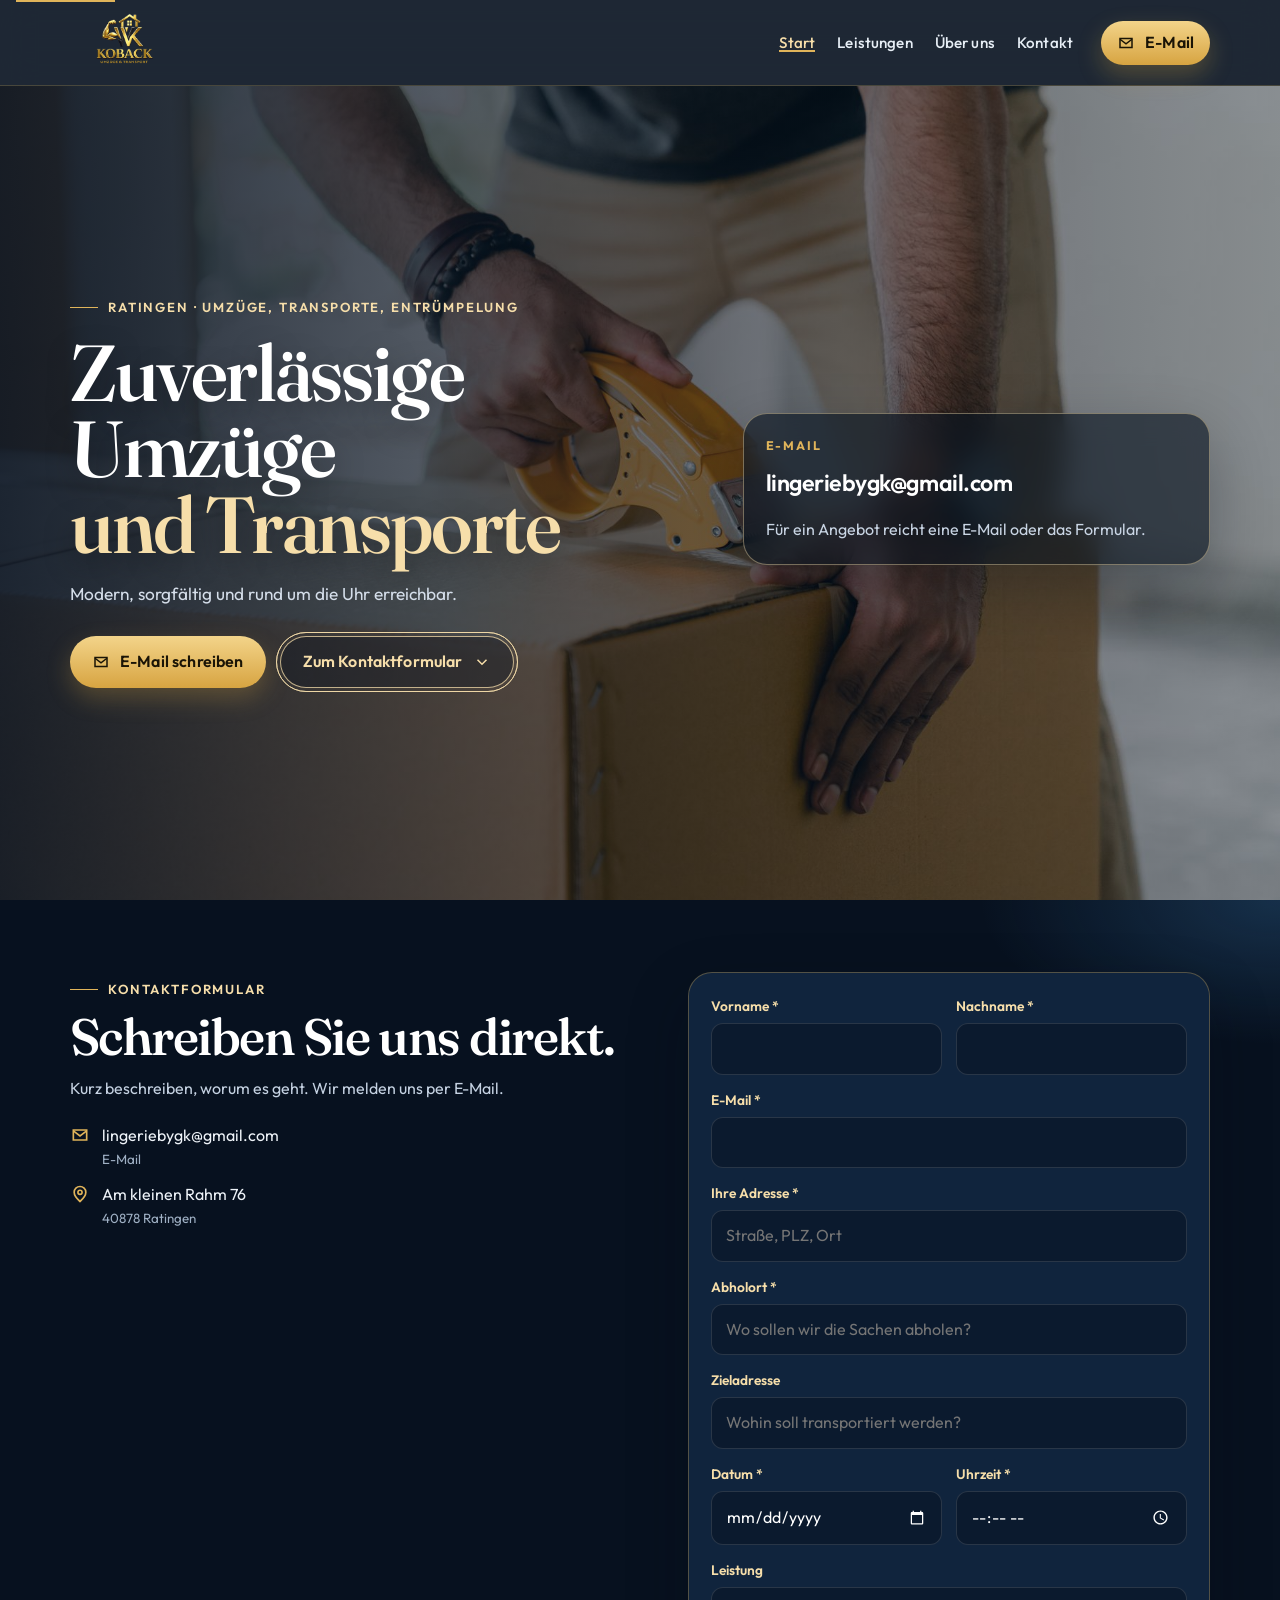
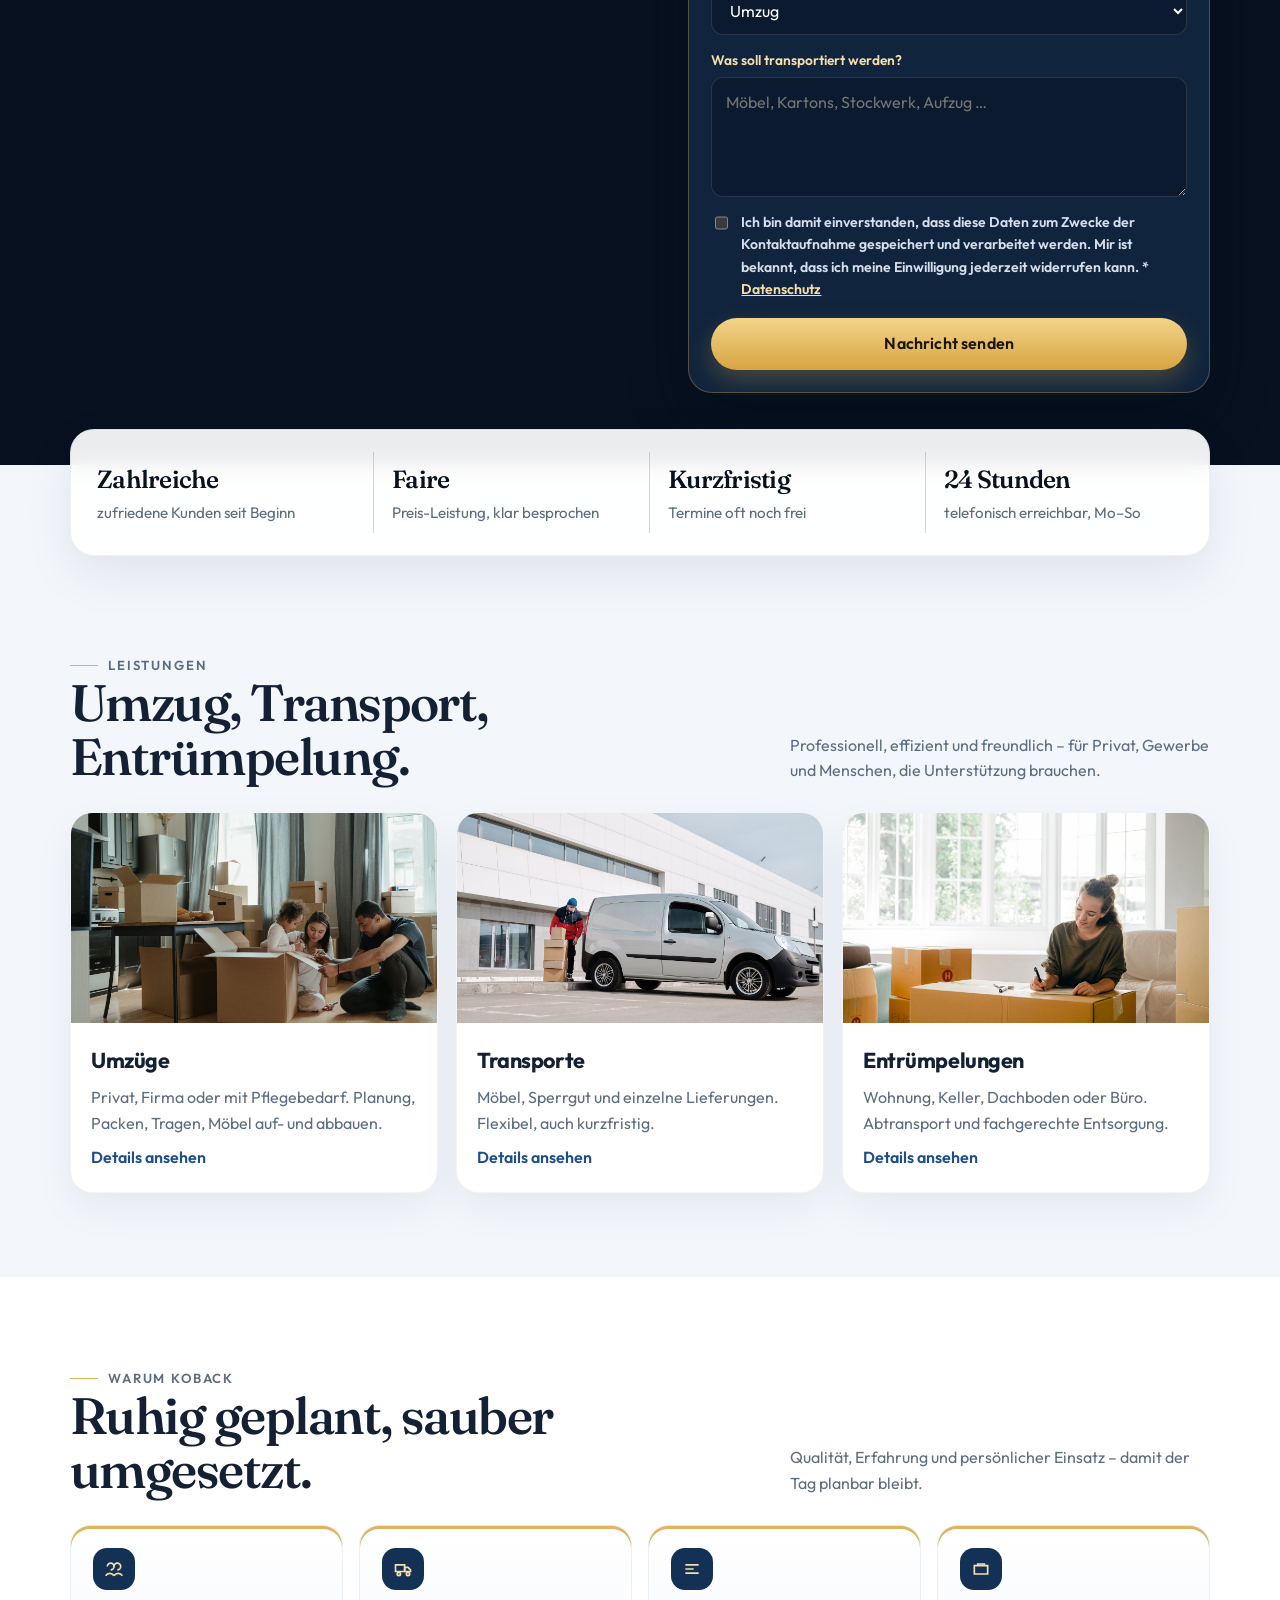
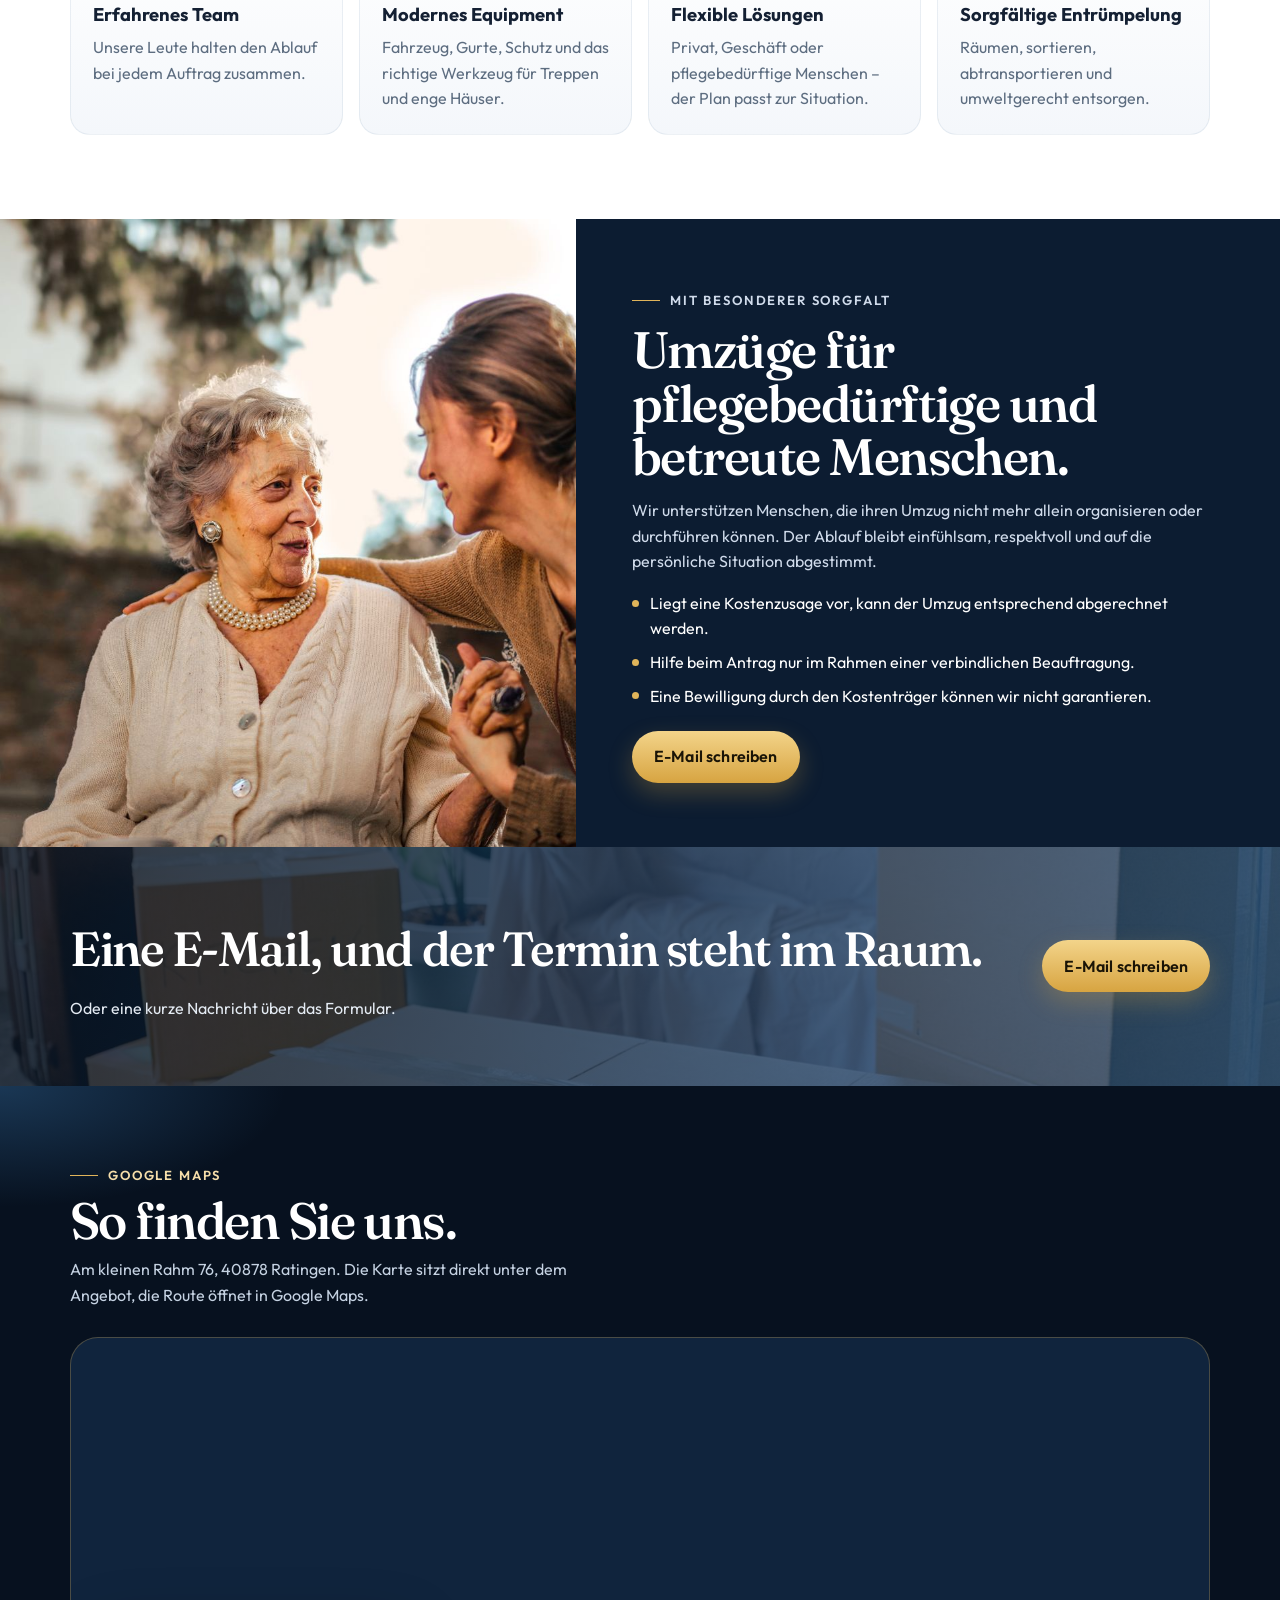
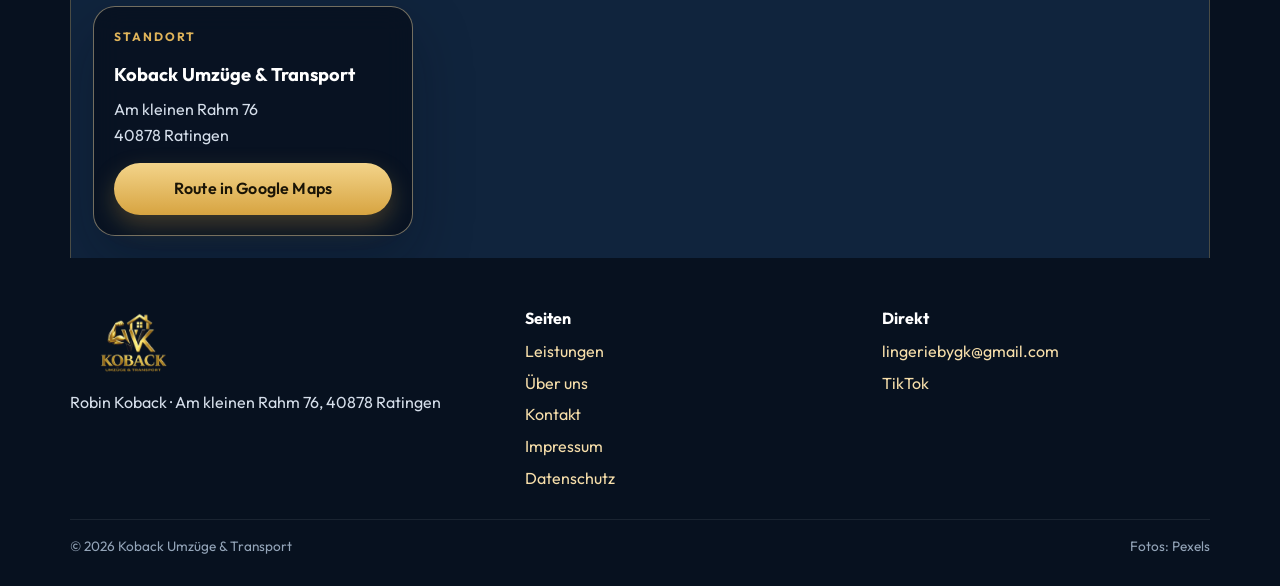
<file: index.html>
<!DOCTYPE html>
<html lang="de">
<head>
  <meta charset="utf-8">
  <meta name="viewport" content="width=device-width, initial-scale=1, viewport-fit=cover">
  <title>Koback Umzüge & Transport | Ratingen</title>
  <meta name="description" content="Koback Umzüge & Transport in Ratingen: Umzüge, Transporte und Entrümpelungen. Schreiben Sie an lingeriebygk@gmail.com.">
  <link rel="icon" href="assets/logo.png">
  <link rel="preconnect" href="https://fonts.googleapis.com">
  <link rel="preconnect" href="https://fonts.gstatic.com" crossorigin>
  <link href="https://fonts.googleapis.com/css2?family=Fraunces:ital,opsz,wght@0,9..144,520;0,9..144,640;1,9..144,520&family=Outfit:wght@360;500;650;750&display=swap" rel="stylesheet">
  <link rel="stylesheet" href="css/style.css?v=5">
  <script type="application/ld+json">
  {
    "@context": "https://schema.org",
    "@type": "MovingCompany",
    "name": "Koback Umzüge & Transport",
    "url": "https://www.kobacktransporte.com/",
    "email": "lingeriebygk@gmail.com",
    "image": "assets/logo.png",
    "address": {
      "@type": "PostalAddress",
      "streetAddress": "Am kleinen Rahm 76",
      "postalCode": "40878",
      "addressLocality": "Ratingen",
      "addressCountry": "DE"
    },
    "openingHours": "Mo-Su 00:00-24:00"
  }
  </script>
</head>
<body>
  <a class="skip" href="#main">Zum Inhalt</a>
  <header class="nav">
    <div class="nav-inner">
      <a class="logo" href="index.html"><img src="assets/logo.png" alt="Koback Umzüge & Transport"></a>
      <ul class="nav-menu" id="nav-menu">
        <li><a class="is-active" href="index.html">Start</a></li>
        <li><a href="leistungen.html">Leistungen</a></li>
        <li><a href="ueber-uns.html">Über uns</a></li>
        <li><a href="kontakt.html">Kontakt</a></li>
      </ul>
      <a class="btn btn-gold nav-call" href="mailto:lingeriebygk@gmail.com">
        <svg viewBox="0 0 24 24" fill="none" stroke="currentColor" stroke-width="2" aria-hidden="true"><path d="M4 6h16v12H4z"/><path d="M4 7l8 6 8-6"/></svg>
        E-Mail
      </a>
      <button class="nav-toggle" type="button" aria-expanded="false" aria-controls="nav-menu" aria-label="Menü">
        <span></span><span></span><span></span>
      </button>
    </div>
  </header>

  <main id="main">
    <section class="hero">
      <div class="hero-media" aria-hidden="true">
        <video id="hero-video" autoplay muted loop playsinline preload="metadata" poster="assets/hero.jpg">
          <source src="hero-video.mp4" type="video/mp4">
        </video>
      </div>
      <div class="wrap hero-grid">
        <div>
          <p class="eyebrow">Ratingen · Umzüge, Transporte, Entrümpelung</p>
          <h1>Zuverlässige Umzüge<br><span>und Transporte</span></h1>
          <p class="lead">Modern, sorgfältig und rund um die Uhr erreichbar.</p>
          <div class="hero-actions">
            <a class="btn btn-gold" href="mailto:lingeriebygk@gmail.com">
              <svg viewBox="0 0 24 24" fill="none" stroke="currentColor" stroke-width="2" aria-hidden="true"><path d="M4 6h16v12H4z"/><path d="M4 7l8 6 8-6"/></svg>
              E-Mail schreiben
            </a>
            <a class="btn btn-ghost btn-pulse" href="#kontakt">
              Zum Kontaktformular
              <svg class="chev" viewBox="0 0 24 24" fill="none" stroke="currentColor" stroke-width="2" aria-hidden="true"><path d="M6 9l6 6 6-6"/></svg>
            </a>
          </div>
        </div>
          <aside class="hero-card">
            <p class="kicker">E-Mail</p>
            <a class="mail-link" href="mailto:lingeriebygk@gmail.com">lingeriebygk@gmail.com</a>
            <p>Für ein Angebot reicht eine E-Mail oder das Formular.</p>
          </aside>
      </div>
    </section>

    <section class="contact-band" id="kontakt">
      <div class="wrap contact-grid">
        <div>
          <p class="eyebrow">Kontaktformular</p>
          <h2 class="section-title">Schreiben Sie uns direkt.</h2>
          <p class="contact-copy">Kurz beschreiben, worum es geht. Wir melden uns per E-Mail.</p>
          <ul class="contact-list">
            <li>
              <svg viewBox="0 0 24 24" fill="none" stroke="currentColor" stroke-width="2" aria-hidden="true"><path d="M4 6h16v12H4z"/><path d="M4 7l8 6 8-6"/></svg>
              <a href="mailto:lingeriebygk@gmail.com">lingeriebygk@gmail.com<small>E-Mail</small></a>
            </li>
            <li>
              <svg viewBox="0 0 24 24" fill="none" stroke="currentColor" stroke-width="2" aria-hidden="true"><path d="M12 21s7-6 7-11a7 7 0 1 0-14 0c0 5 7 11 7 11z"/><circle cx="12" cy="10" r="2.5"/></svg>
              <span>Am kleinen Rahm 76<small>40878 Ratingen</small></span>
            </li>
          </ul>
        </div>

        <div class="form-card">
        <form id="anfrage" action="kontakt.php" method="post">
          <div class="form-grid">
            <div class="field">
              <label for="vorname">Vorname *</label>
              <input id="vorname" name="vorname" autocomplete="given-name" required>
            </div>
            <div class="field">
              <label for="nachname">Nachname *</label>
              <input id="nachname" name="nachname" autocomplete="family-name" required>
            </div>
            <div class="field span-2">
              <label for="email">E-Mail *</label>
              <input id="email" name="email" type="email" autocomplete="email" required>
            </div>
            <div class="field span-2">
              <label for="adresse">Ihre Adresse *</label>
              <input id="adresse" name="adresse" autocomplete="street-address" placeholder="Straße, PLZ, Ort" required>
            </div>
            <div class="field span-2">
              <label for="abholung">Abholort *</label>
              <input id="abholung" name="abholung" placeholder="Wo sollen wir die Sachen abholen?" required>
            </div>
            <div class="field span-2">
              <label for="ziel">Zieladresse</label>
              <input id="ziel" name="ziel" placeholder="Wohin soll transportiert werden?">
            </div>
            <div class="field">
              <label for="datum">Datum *</label>
              <input id="datum" name="datum" type="date" required>
            </div>
            <div class="field">
              <label for="uhrzeit">Uhrzeit *</label>
              <input id="uhrzeit" name="uhrzeit" type="time" required>
            </div>
            <div class="field span-2">
              <label for="leistung">Leistung</label>
              <select id="leistung" name="leistung">
                <option>Umzug</option>
                <option>Pflegeumzug</option>
                <option>Transport</option>
                <option>Entrümpelung</option>
                <option>Sonstiges</option>
              </select>
            </div>
            <div class="field span-2">
              <label for="nachricht">Was soll transportiert werden?</label>
              <textarea id="nachricht" name="nachricht" placeholder="Möbel, Kartons, Stockwerk, Aufzug …"></textarea>
            </div>
            <label class="consent span-2">
              <input type="checkbox" name="einwilligung" value="ja" required>
              <span>Ich bin damit einverstanden, dass diese Daten zum Zwecke der Kontaktaufnahme gespeichert und verarbeitet werden. Mir ist bekannt, dass ich meine Einwilligung jederzeit widerrufen kann. * <a href="datenschutz.html">Datenschutz</a></span>
            </label>
          </div>
          <p class="hp" aria-hidden="true"><label>Firma <input name="firma" tabindex="-1" autocomplete="off"></label></p>
          <p class="form-error" id="form-error" role="alert"></p>
          <button class="btn btn-gold btn-block" type="submit">Nachricht senden</button>
        </form>
          <div class="form-success" id="form-success">
            <h3>Danke, die Anfrage ist raus.</h3>
            <p>Wir melden uns per E-Mail.</p>
          </div>
        </div>
      </div>
    </section>

    <section class="trust">
      <div class="wrap trust-grid">
        <article>
          <strong>Zahlreiche</strong>
          <span>zufriedene Kunden seit Beginn</span>
        </article>
        <article>
          <strong>Faire</strong>
          <span>Preis-Leistung, klar besprochen</span>
        </article>
        <article>
          <strong>Kurzfristig</strong>
          <span>Termine oft noch frei</span>
        </article>
        <article>
          <strong>24 Stunden</strong>
          <span>telefonisch erreichbar, Mo–So</span>
        </article>
      </div>
    </section>

    <section class="section" id="leistungen">
      <div class="wrap">
        <div class="section-head">
          <div>
            <p class="eyebrow">Leistungen</p>
            <h2 class="section-title">Umzug, Transport, Entrümpelung.</h2>
          </div>
          <p>Professionell, effizient und freundlich – für Privat, Gewerbe und Menschen, die Unterstützung brauchen.</p>
        </div>
        <div class="cards">
          <article class="card">
            <img src="assets/service-umzug.jpg" alt="Familie packt Kartons in der Wohnung">
            <div>
              <h3>Umzüge</h3>
              <p>Privat, Firma oder mit Pflegebedarf. Planung, Packen, Tragen, Möbel auf- und abbauen.</p>
              <a href="leistungen.html#umzuege">Details ansehen</a>
            </div>
          </article>
          <article class="card">
            <img src="assets/service-transport.jpg" alt="Transporter mit Kartons vor einem Gebäude">
            <div>
              <h3>Transporte</h3>
              <p>Möbel, Sperrgut und einzelne Lieferungen. Flexibel, auch kurzfristig.</p>
              <a href="leistungen.html#transporte">Details ansehen</a>
            </div>
          </article>
          <article class="card">
            <img src="assets/service-entruempelung.jpg" alt="Kartons werden beschriftet und sortiert">
            <div>
              <h3>Entrümpelungen</h3>
              <p>Wohnung, Keller, Dachboden oder Büro. Abtransport und fachgerechte Entsorgung.</p>
              <a href="leistungen.html#entruempelungen">Details ansehen</a>
            </div>
          </article>
        </div>
      </div>
    </section>

    <section class="section why">
      <div class="wrap">
        <div class="section-head">
          <div>
            <p class="eyebrow">Warum Koback</p>
            <h2 class="section-title">Ruhig geplant, sauber umgesetzt.</h2>
          </div>
          <p>Qualität, Erfahrung und persönlicher Einsatz – damit der Tag planbar bleibt.</p>
        </div>
        <div class="why-grid">
          <article>
            <div class="icon-bubble">
              <svg viewBox="0 0 24 24" fill="none" stroke="currentColor" stroke-width="2"><path d="M8 13a4 4 0 1 0-4-4"/><path d="M16 13a4 4 0 1 0-4-4"/><path d="M2 20a6 6 0 0 1 10 0"/><path d="M12 20a6 6 0 0 1 10 0"/></svg>
            </div>
            <h3>Erfahrenes Team</h3>
            <p>Unsere Leute halten den Ablauf bei jedem Auftrag zusammen.</p>
          </article>
          <article>
            <div class="icon-bubble">
              <svg viewBox="0 0 24 24" fill="none" stroke="currentColor" stroke-width="2"><path d="M3 7h11v8H3z"/><path d="M14 10h4l3 3v2h-7z"/><circle cx="7" cy="18" r="2"/><circle cx="18" cy="18" r="2"/></svg>
            </div>
            <h3>Modernes Equipment</h3>
            <p>Fahrzeug, Gurte, Schutz und das richtige Werkzeug für Treppen und enge Häuser.</p>
          </article>
          <article>
            <div class="icon-bubble">
              <svg viewBox="0 0 24 24" fill="none" stroke="currentColor" stroke-width="2"><path d="M4 7h16M4 12h10M4 17h16"/></svg>
            </div>
            <h3>Flexible Lösungen</h3>
            <p>Privat, Geschäft oder pflegebedürftige Menschen – der Plan passt zur Situation.</p>
          </article>
          <article>
            <div class="icon-bubble">
              <svg viewBox="0 0 24 24" fill="none" stroke="currentColor" stroke-width="2"><path d="M4 8h16v10H4z"/><path d="M8 8V6h8v2"/></svg>
            </div>
            <h3>Sorgfältige Entrümpelung</h3>
            <p>Räumen, sortieren, abtransportieren und umweltgerecht entsorgen.</p>
          </article>
        </div>
      </div>
    </section>

    <section class="care">
      <img src="assets/care2.jpg" alt="Ältere Frau im Gespräch mit einer jüngeren Frau">
      <div class="care-copy">
        <p class="eyebrow">Mit besonderer Sorgfalt</p>
        <h2 class="section-title">Umzüge für pflegebedürftige und betreute Menschen.</h2>
        <p>Wir unterstützen Menschen, die ihren Umzug nicht mehr allein organisieren oder durchführen können. Der Ablauf bleibt einfühlsam, respektvoll und auf die persönliche Situation abgestimmt.</p>
        <ul>
          <li>Liegt eine Kostenzusage vor, kann der Umzug entsprechend abgerechnet werden.</li>
          <li>Hilfe beim Antrag nur im Rahmen einer verbindlichen Beauftragung.</li>
          <li>Eine Bewilligung durch den Kostenträger können wir nicht garantieren.</li>
        </ul>
        <p style="margin-top:22px"><a class="btn btn-gold" href="mailto:lingeriebygk@gmail.com">E-Mail schreiben</a></p>
      </div>
    </section>

    <section class="band">
      <div class="wrap band-inner">
        <div>
          <h2>Eine E-Mail, und der Termin steht im Raum.</h2>
          <p>Oder eine kurze Nachricht über das Formular.</p>
        </div>
        <a class="btn btn-gold" href="mailto:lingeriebygk@gmail.com">E-Mail schreiben</a>
      </div>
    </section>

    <section class="studio" id="anfahrt">
      <div class="wrap">
        <p class="eyebrow">Google Maps</p>
        <h2 class="section-title">So finden Sie uns.</h2>
        <p class="studio-lead">Am kleinen Rahm 76, 40878 Ratingen. Die Karte sitzt direkt unter dem Angebot, die Route öffnet in Google Maps.</p>
      </div>
      <div class="wrap studio-map">
        <iframe title="Google Maps: Am kleinen Rahm 76, 40878 Ratingen" src="https://maps.google.com/maps?q=Am+kleinen+Rahm+76,+40878+Ratingen&amp;z=16&amp;output=embed" loading="lazy" referrerpolicy="no-referrer-when-downgrade"></iframe>
        <aside class="pin-card">
          <p class="kicker">Standort</p>
          <strong>Koback Umzüge &amp; Transport</strong>
          <p>Am kleinen Rahm 76<br>40878 Ratingen</p>
          <a class="btn btn-gold" href="https://maps.google.com/?q=Am+kleinen+Rahm+76,+40878+Ratingen" target="_blank" rel="noopener noreferrer">Route in Google Maps</a>
        </aside>
      </div>
    </section>
  </main>

  <footer class="footer">
    <div class="wrap footer-grid">
      <div>
        <a class="logo" href="index.html"><img src="assets/logo.png" alt="Koback Umzüge & Transport"></a>
        <p>Robin Koback · Am kleinen Rahm 76, 40878 Ratingen</p>
      </div>
      <div>
        <h3>Seiten</h3>
        <ul>
          <li><a href="leistungen.html">Leistungen</a></li>
          <li><a href="ueber-uns.html">Über uns</a></li>
          <li><a href="kontakt.html">Kontakt</a></li>
          <li><a href="impressum.html">Impressum</a></li>
          <li><a href="datenschutz.html">Datenschutz</a></li>
        </ul>
      </div>
      <div>
        <h3>Direkt</h3>
        <ul>
          <li><a href="mailto:lingeriebygk@gmail.com">lingeriebygk@gmail.com</a></li>
          <li><a href="https://www.tiktok.com/@kobackumzgetransp" target="_blank" rel="noopener noreferrer">TikTok</a></li>
        </ul>
      </div>
    </div>
    <div class="wrap footer-bottom">
      <span>© 2026 Koback Umzüge & Transport</span>
      <span>Fotos: Pexels</span>
    </div>
  </footer>

  <script src="js/main.js?v=5"></script>
</body>
</html>
</file>
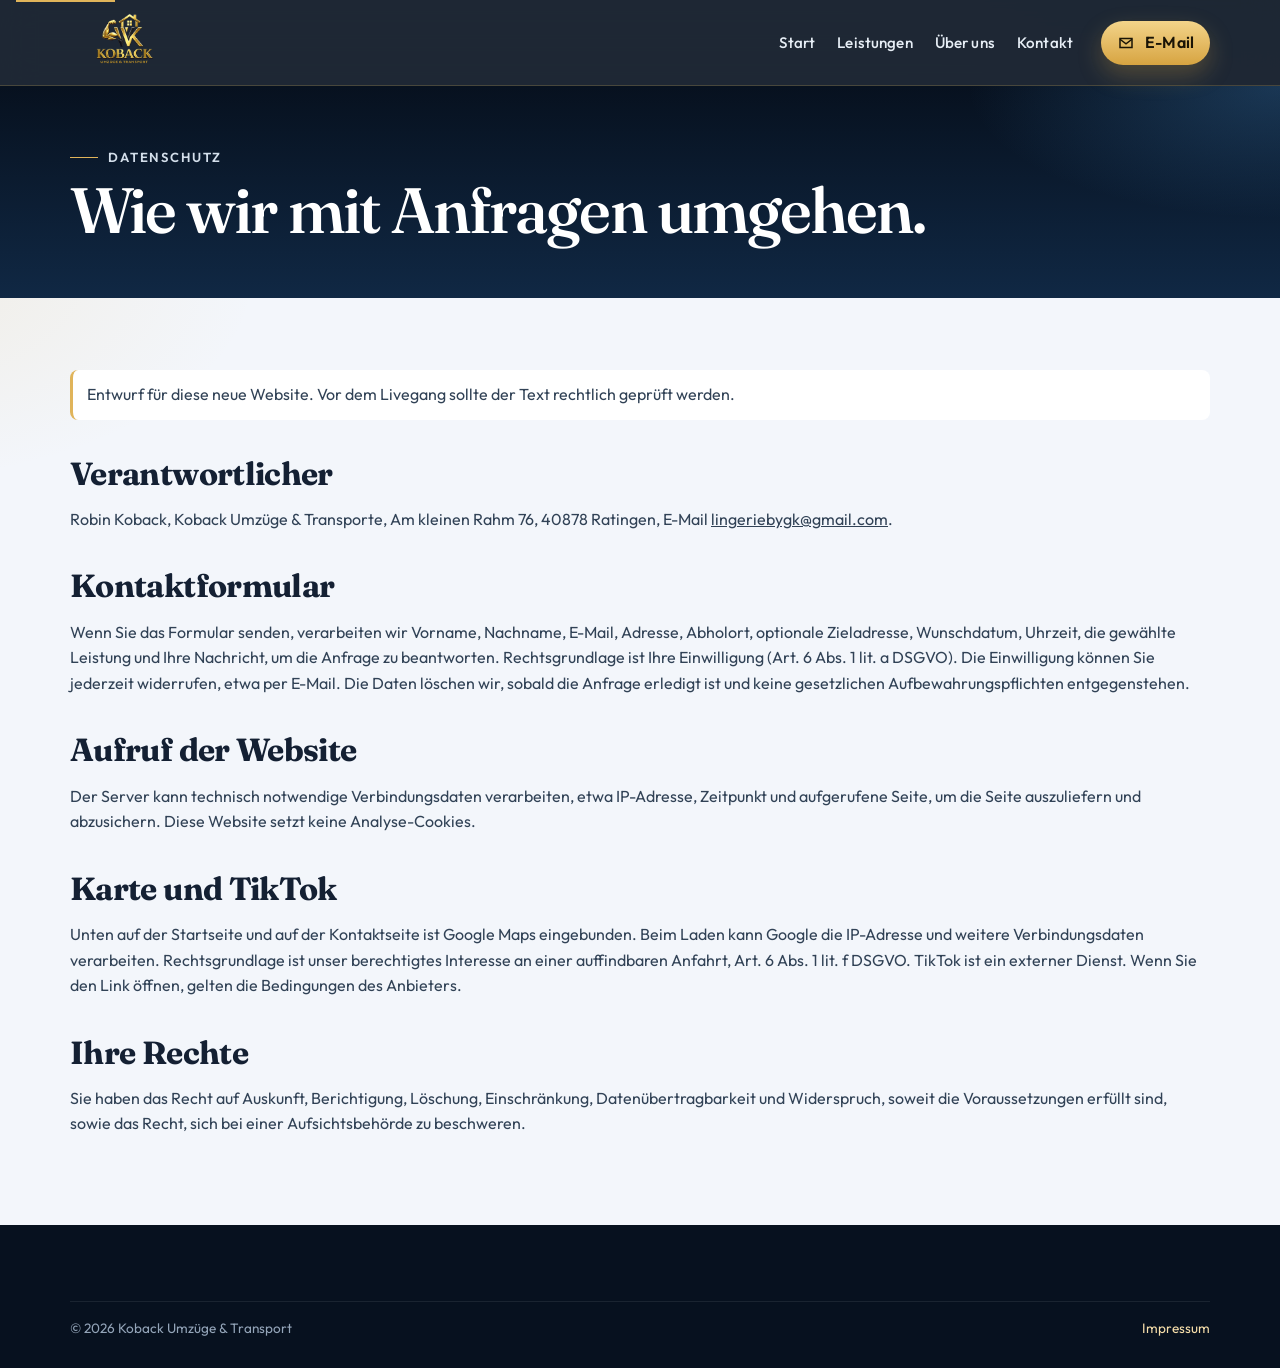
<file: datenschutz.html>
<!DOCTYPE html>
<html lang="de">
<head>
  <meta charset="utf-8">
  <meta name="viewport" content="width=device-width, initial-scale=1, viewport-fit=cover">
  <title>Datenschutz | Koback Umzüge & Transport</title>
  <meta name="description" content="Datenschutzhinweise für die Website von Koback Umzüge & Transport.">
  <link rel="icon" href="assets/logo.png">
  <link rel="preconnect" href="https://fonts.googleapis.com">
  <link rel="preconnect" href="https://fonts.gstatic.com" crossorigin>
  <link href="https://fonts.googleapis.com/css2?family=Fraunces:ital,opsz,wght@0,9..144,520&family=Outfit:wght@360;500;650&display=swap" rel="stylesheet">
  <link rel="stylesheet" href="css/style.css?v=5">
</head>
<body>
  <a class="skip" href="#main">Zum Inhalt</a>
  <header class="nav">
    <div class="nav-inner">
      <a class="logo" href="index.html"><img src="assets/logo.png" alt="Koback Umzüge & Transport"></a>
      <ul class="nav-menu" id="nav-menu">
        <li><a href="index.html">Start</a></li>
        <li><a href="leistungen.html">Leistungen</a></li>
        <li><a href="ueber-uns.html">Über uns</a></li>
        <li><a href="kontakt.html">Kontakt</a></li>
      </ul>
      <a class="btn btn-gold nav-call" href="mailto:lingeriebygk@gmail.com">
        <svg viewBox="0 0 24 24" fill="none" stroke="currentColor" stroke-width="2" aria-hidden="true"><path d="M4 6h16v12H4z"/><path d="M4 7l8 6 8-6"/></svg>
        E-Mail
      </a>
      <button class="nav-toggle" type="button" aria-expanded="false" aria-controls="nav-menu" aria-label="Menü"><span></span><span></span><span></span></button>
    </div>
  </header>
  <main id="main">
    <section class="page-hero">
      <div class="wrap">
        <p class="eyebrow">Datenschutz</p>
        <h1>Wie wir mit Anfragen umgehen.</h1>
      </div>
    </section>
    <section class="prose legal">
      <div class="wrap">
        <p class="note">Entwurf für diese neue Website. Vor dem Livegang sollte der Text rechtlich geprüft werden.</p>
        <h2>Verantwortlicher</h2>
        <p>Robin Koback, Koback Umzüge & Transporte, Am kleinen Rahm 76, 40878 Ratingen, E-Mail <a href="mailto:lingeriebygk@gmail.com">lingeriebygk@gmail.com</a>.</p>
        <h2>Kontaktformular</h2>
        <p>Wenn Sie das Formular senden, verarbeiten wir Vorname, Nachname, E-Mail, Adresse, Abholort, optionale Zieladresse, Wunschdatum, Uhrzeit, die gewählte Leistung und Ihre Nachricht, um die Anfrage zu beantworten. Rechtsgrundlage ist Ihre Einwilligung (Art. 6 Abs. 1 lit. a DSGVO). Die Einwilligung können Sie jederzeit widerrufen, etwa per E-Mail. Die Daten löschen wir, sobald die Anfrage erledigt ist und keine gesetzlichen Aufbewahrungspflichten entgegenstehen.</p>
        <h2>Aufruf der Website</h2>
        <p>Der Server kann technisch notwendige Verbindungsdaten verarbeiten, etwa IP-Adresse, Zeitpunkt und aufgerufene Seite, um die Seite auszuliefern und abzusichern. Diese Website setzt keine Analyse-Cookies.</p>
        <h2>Karte und TikTok</h2>
        <p>Unten auf der Startseite und auf der Kontaktseite ist Google Maps eingebunden. Beim Laden kann Google die IP-Adresse und weitere Verbindungsdaten verarbeiten. Rechtsgrundlage ist unser berechtigtes Interesse an einer auffindbaren Anfahrt, Art. 6 Abs. 1 lit. f DSGVO. TikTok ist ein externer Dienst. Wenn Sie den Link öffnen, gelten die Bedingungen des Anbieters.</p>
        <h2>Ihre Rechte</h2>
        <p>Sie haben das Recht auf Auskunft, Berichtigung, Löschung, Einschränkung, Datenübertragbarkeit und Widerspruch, soweit die Voraussetzungen erfüllt sind, sowie das Recht, sich bei einer Aufsichtsbehörde zu beschweren.</p>
      </div>
    </section>
  </main>
  <footer class="footer">
    <div class="wrap footer-bottom">
      <span>© 2026 Koback Umzüge & Transport</span>
      <span><a href="impressum.html">Impressum</a></span>
    </div>
  </footer>
  <script src="js/main.js?v=5"></script>
</body>
</html>
</file>
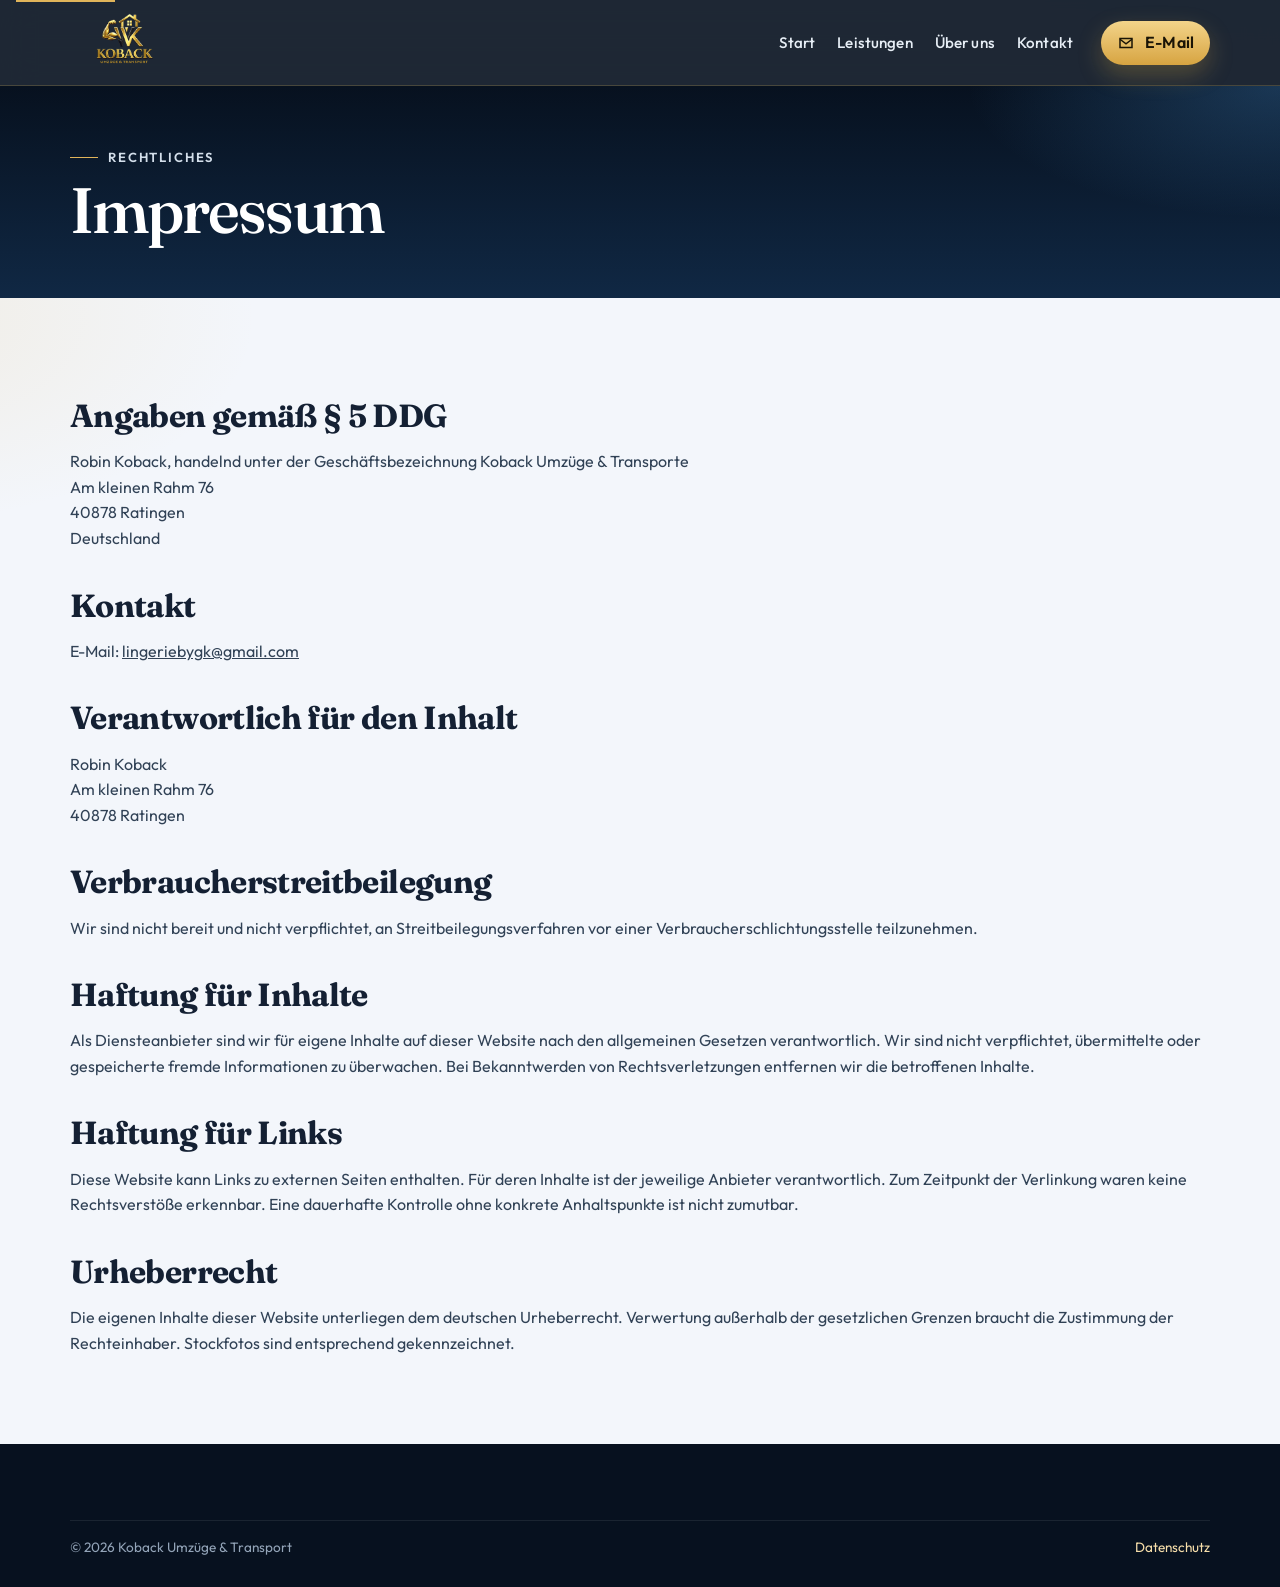
<file: impressum.html>
<!DOCTYPE html>
<html lang="de">
<head>
  <meta charset="utf-8">
  <meta name="viewport" content="width=device-width, initial-scale=1, viewport-fit=cover">
  <title>Impressum | Koback Umzüge & Transport</title>
  <meta name="description" content="Impressum von Koback Umzüge & Transport, Robin Koback, Am kleinen Rahm 76, 40878 Ratingen.">
  <link rel="icon" href="assets/logo.png">
  <link rel="preconnect" href="https://fonts.googleapis.com">
  <link rel="preconnect" href="https://fonts.gstatic.com" crossorigin>
  <link href="https://fonts.googleapis.com/css2?family=Fraunces:ital,opsz,wght@0,9..144,520&family=Outfit:wght@360;500;650&display=swap" rel="stylesheet">
  <link rel="stylesheet" href="css/style.css?v=5">
</head>
<body>
  <a class="skip" href="#main">Zum Inhalt</a>
  <header class="nav">
    <div class="nav-inner">
      <a class="logo" href="index.html"><img src="assets/logo.png" alt="Koback Umzüge & Transport"></a>
      <ul class="nav-menu" id="nav-menu">
        <li><a href="index.html">Start</a></li>
        <li><a href="leistungen.html">Leistungen</a></li>
        <li><a href="ueber-uns.html">Über uns</a></li>
        <li><a href="kontakt.html">Kontakt</a></li>
      </ul>
      <a class="btn btn-gold nav-call" href="mailto:lingeriebygk@gmail.com">
        <svg viewBox="0 0 24 24" fill="none" stroke="currentColor" stroke-width="2" aria-hidden="true"><path d="M4 6h16v12H4z"/><path d="M4 7l8 6 8-6"/></svg>
        E-Mail
      </a>
      <button class="nav-toggle" type="button" aria-expanded="false" aria-controls="nav-menu" aria-label="Menü"><span></span><span></span><span></span></button>
    </div>
  </header>
  <main id="main">
    <section class="page-hero">
      <div class="wrap">
        <p class="eyebrow">Rechtliches</p>
        <h1>Impressum</h1>
      </div>
    </section>
    <section class="prose legal">
      <div class="wrap">
        <h2>Angaben gemäß § 5 DDG</h2>
        <p>Robin Koback, handelnd unter der Geschäftsbezeichnung Koback Umzüge & Transporte<br>
        Am kleinen Rahm 76<br>
        40878 Ratingen<br>
        Deutschland</p>
        <h2>Kontakt</h2>
        <p>E-Mail: <a href="mailto:lingeriebygk@gmail.com">lingeriebygk@gmail.com</a></p>
        <h2>Verantwortlich für den Inhalt</h2>
        <p>Robin Koback<br>Am kleinen Rahm 76<br>40878 Ratingen</p>
        <h2>Verbraucherstreitbeilegung</h2>
        <p>Wir sind nicht bereit und nicht verpflichtet, an Streitbeilegungsverfahren vor einer Verbraucherschlichtungsstelle teilzunehmen.</p>
        <h2>Haftung für Inhalte</h2>
        <p>Als Diensteanbieter sind wir für eigene Inhalte auf dieser Website nach den allgemeinen Gesetzen verantwortlich. Wir sind nicht verpflichtet, übermittelte oder gespeicherte fremde Informationen zu überwachen. Bei Bekanntwerden von Rechtsverletzungen entfernen wir die betroffenen Inhalte.</p>
        <h2>Haftung für Links</h2>
        <p>Diese Website kann Links zu externen Seiten enthalten. Für deren Inhalte ist der jeweilige Anbieter verantwortlich. Zum Zeitpunkt der Verlinkung waren keine Rechtsverstöße erkennbar. Eine dauerhafte Kontrolle ohne konkrete Anhaltspunkte ist nicht zumutbar.</p>
        <h2>Urheberrecht</h2>
        <p>Die eigenen Inhalte dieser Website unterliegen dem deutschen Urheberrecht. Verwertung außerhalb der gesetzlichen Grenzen braucht die Zustimmung der Rechteinhaber. Stockfotos sind entsprechend gekennzeichnet.</p>
      </div>
    </section>
  </main>
  <footer class="footer">
    <div class="wrap footer-bottom">
      <span>© 2026 Koback Umzüge & Transport</span>
      <span><a href="datenschutz.html">Datenschutz</a></span>
    </div>
  </footer>
  <script src="js/main.js?v=5"></script>
</body>
</html>
</file>
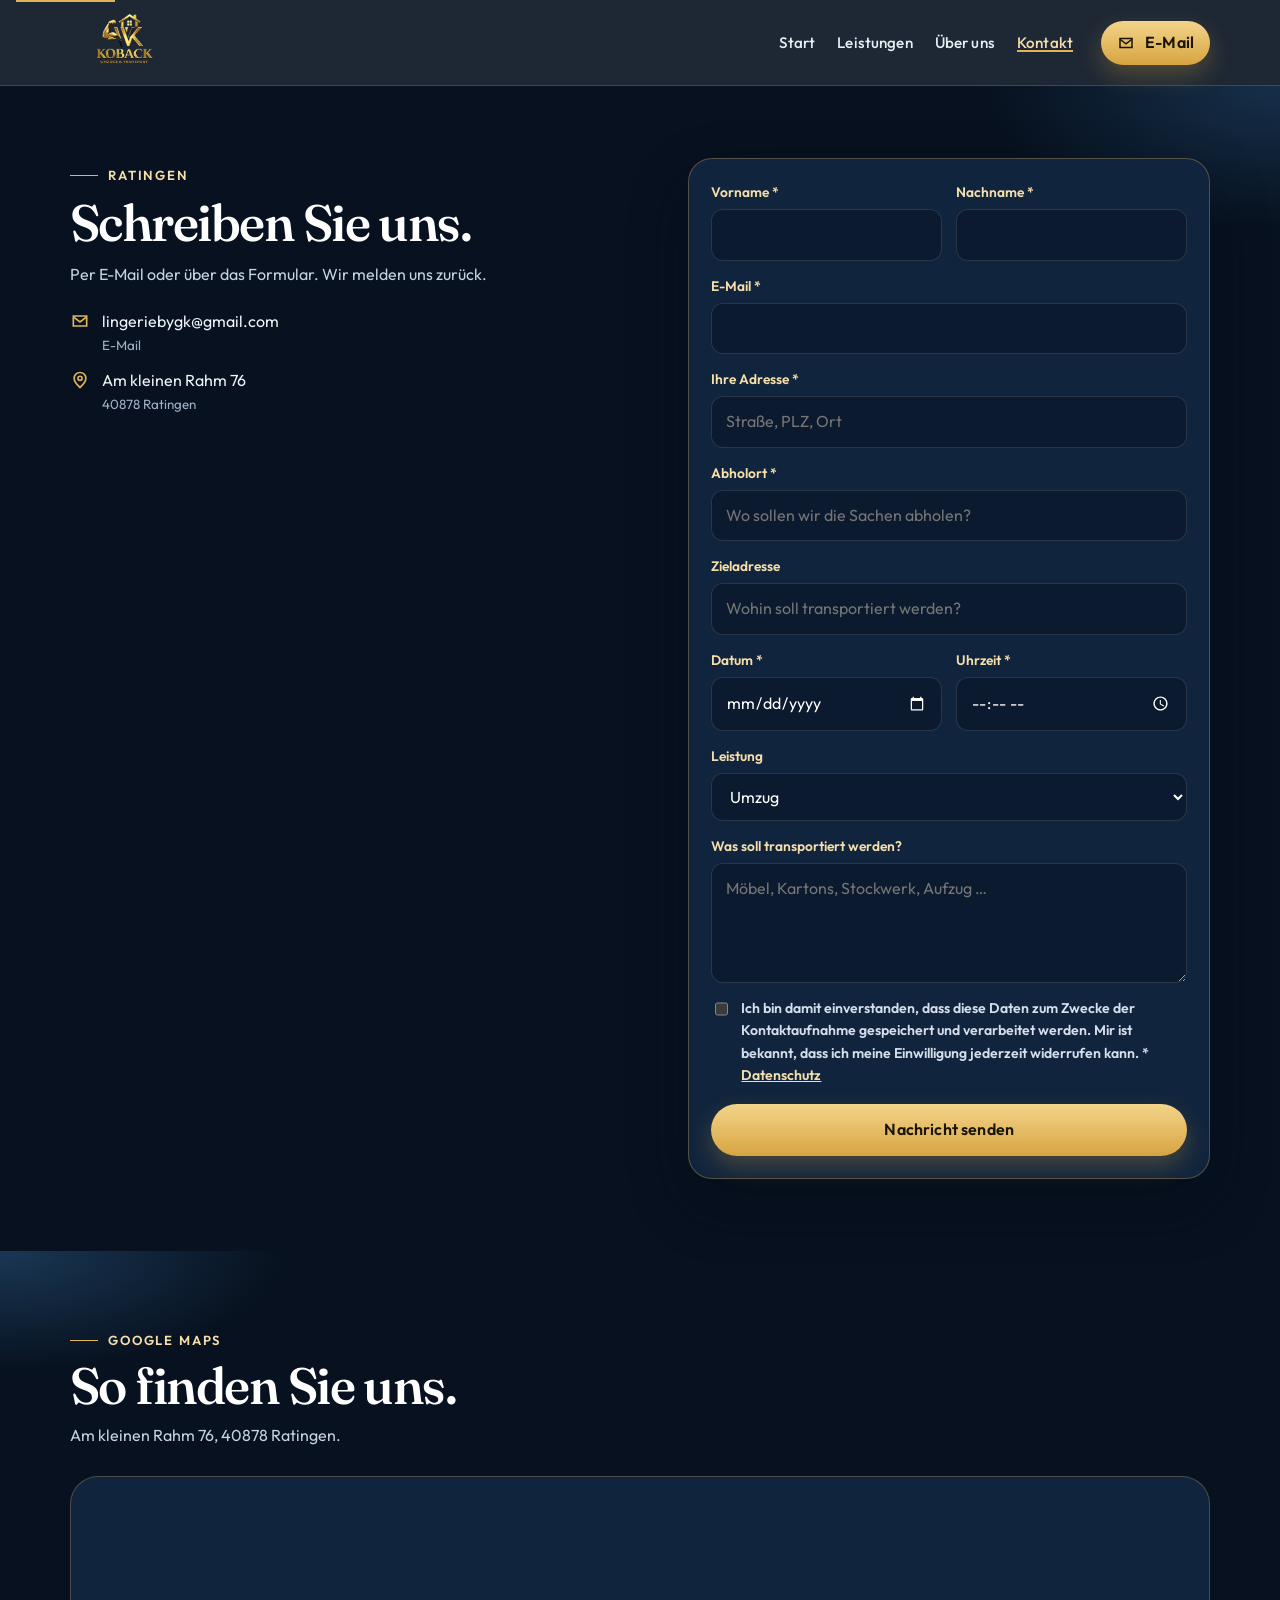
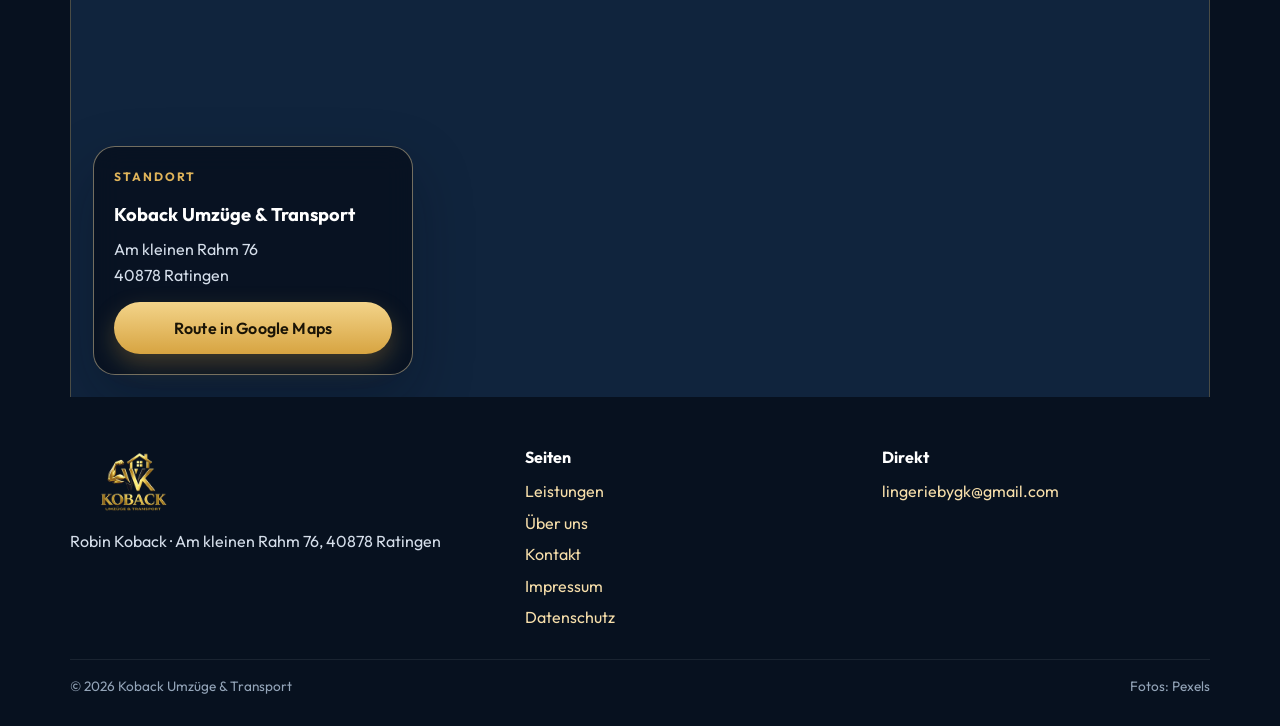
<file: kontakt.html>
<!DOCTYPE html>
<html lang="de">
<head>
  <meta charset="utf-8">
  <meta name="viewport" content="width=device-width, initial-scale=1, viewport-fit=cover">
  <title>Kontakt | Koback Umzüge & Transport</title>
  <meta name="description" content="Koback in Ratingen per E-Mail oder Kontaktformular erreichen. Am kleinen Rahm 76, 40878 Ratingen.">
  <link rel="icon" href="assets/logo.png">
  <link rel="preconnect" href="https://fonts.googleapis.com">
  <link rel="preconnect" href="https://fonts.gstatic.com" crossorigin>
  <link href="https://fonts.googleapis.com/css2?family=Fraunces:ital,opsz,wght@0,9..144,520;1,9..144,520&family=Outfit:wght@360;500;650;750&display=swap" rel="stylesheet">
  <link rel="stylesheet" href="css/style.css?v=5">
</head>
<body>
  <a class="skip" href="#main">Zum Inhalt</a>
  <header class="nav">
    <div class="nav-inner">
      <a class="logo" href="index.html"><img src="assets/logo.png" alt="Koback Umzüge & Transport"></a>
      <ul class="nav-menu" id="nav-menu">
        <li><a href="index.html">Start</a></li>
        <li><a href="leistungen.html">Leistungen</a></li>
        <li><a href="ueber-uns.html">Über uns</a></li>
        <li><a class="is-active" href="kontakt.html">Kontakt</a></li>
      </ul>
      <a class="btn btn-gold nav-call" href="mailto:lingeriebygk@gmail.com">
        <svg viewBox="0 0 24 24" fill="none" stroke="currentColor" stroke-width="2" aria-hidden="true"><path d="M4 6h16v12H4z"/><path d="M4 7l8 6 8-6"/></svg>
        E-Mail
      </a>
      <button class="nav-toggle" type="button" aria-expanded="false" aria-controls="nav-menu" aria-label="Menü"><span></span><span></span><span></span></button>
    </div>
  </header>
  <main id="main">
    <section class="contact-band" id="kontakt">
      <div class="wrap contact-grid">
        <div>
          <p class="eyebrow">Ratingen</p>
          <h1 class="section-title">Schreiben Sie uns.</h1>
          <p class="contact-copy">Per E-Mail oder über das Formular. Wir melden uns zurück.</p>
          <ul class="contact-list">
            <li>
              <svg viewBox="0 0 24 24" fill="none" stroke="currentColor" stroke-width="2" aria-hidden="true"><path d="M4 6h16v12H4z"/><path d="M4 7l8 6 8-6"/></svg>
              <a href="mailto:lingeriebygk@gmail.com">lingeriebygk@gmail.com<small>E-Mail</small></a>
            </li>
            <li>
              <svg viewBox="0 0 24 24" fill="none" stroke="currentColor" stroke-width="2" aria-hidden="true"><path d="M12 21s7-6 7-11a7 7 0 1 0-14 0c0 5 7 11 7 11z"/><circle cx="12" cy="10" r="2.5"/></svg>
              <span>Am kleinen Rahm 76<small>40878 Ratingen</small></span>
            </li>
          </ul>
        </div>
        <div class="form-card">
          <form id="anfrage" action="kontakt.php" method="post">
            <div class="form-grid">
              <div class="field">
                <label for="vorname">Vorname *</label>
                <input id="vorname" name="vorname" autocomplete="given-name" required>
              </div>
              <div class="field">
                <label for="nachname">Nachname *</label>
                <input id="nachname" name="nachname" autocomplete="family-name" required>
              </div>
              <div class="field span-2">
                <label for="email">E-Mail *</label>
                <input id="email" name="email" type="email" autocomplete="email" required>
              </div>
              <div class="field span-2">
                <label for="adresse">Ihre Adresse *</label>
                <input id="adresse" name="adresse" autocomplete="street-address" placeholder="Straße, PLZ, Ort" required>
              </div>
              <div class="field span-2">
                <label for="abholung">Abholort *</label>
                <input id="abholung" name="abholung" placeholder="Wo sollen wir die Sachen abholen?" required>
              </div>
              <div class="field span-2">
                <label for="ziel">Zieladresse</label>
                <input id="ziel" name="ziel" placeholder="Wohin soll transportiert werden?">
              </div>
              <div class="field">
                <label for="datum">Datum *</label>
                <input id="datum" name="datum" type="date" required>
              </div>
              <div class="field">
                <label for="uhrzeit">Uhrzeit *</label>
                <input id="uhrzeit" name="uhrzeit" type="time" required>
              </div>
              <div class="field span-2">
                <label for="leistung">Leistung</label>
                <select id="leistung" name="leistung">
                  <option>Umzug</option>
                  <option>Pflegeumzug</option>
                  <option>Transport</option>
                  <option>Entrümpelung</option>
                  <option>Sonstiges</option>
                </select>
              </div>
              <div class="field span-2">
                <label for="nachricht">Was soll transportiert werden?</label>
                <textarea id="nachricht" name="nachricht" placeholder="Möbel, Kartons, Stockwerk, Aufzug …"></textarea>
              </div>
              <label class="consent span-2">
                <input type="checkbox" name="einwilligung" value="ja" required>
                <span>Ich bin damit einverstanden, dass diese Daten zum Zwecke der Kontaktaufnahme gespeichert und verarbeitet werden. Mir ist bekannt, dass ich meine Einwilligung jederzeit widerrufen kann. * <a href="datenschutz.html">Datenschutz</a></span>
              </label>
            </div>
            <p class="hp" aria-hidden="true"><label>Firma <input name="firma" tabindex="-1" autocomplete="off"></label></p>
            <p class="form-error" id="form-error" role="alert"></p>
            <button class="btn btn-gold btn-block" type="submit">Nachricht senden</button>
          </form>
          <div class="form-success" id="form-success">
            <h3>Danke, die Anfrage ist raus.</h3>
            <p>Wir melden uns per E-Mail.</p>
          </div>
        </div>
      </div>
    </section>
    <section class="studio" id="anfahrt">
      <div class="wrap">
        <p class="eyebrow">Google Maps</p>
        <h2 class="section-title">So finden Sie uns.</h2>
        <p class="studio-lead">Am kleinen Rahm 76, 40878 Ratingen.</p>
      </div>
      <div class="wrap studio-map">
        <iframe title="Google Maps: Am kleinen Rahm 76, 40878 Ratingen" src="https://maps.google.com/maps?q=Am+kleinen+Rahm+76,+40878+Ratingen&amp;z=16&amp;output=embed" loading="lazy" referrerpolicy="no-referrer-when-downgrade"></iframe>
        <aside class="pin-card">
          <p class="kicker">Standort</p>
          <strong>Koback Umzüge &amp; Transport</strong>
          <p>Am kleinen Rahm 76<br>40878 Ratingen</p>
          <a class="btn btn-gold" href="https://maps.google.com/?q=Am+kleinen+Rahm+76,+40878+Ratingen" target="_blank" rel="noopener noreferrer">Route in Google Maps</a>
        </aside>
      </div>
    </section>
  </main>
  <footer class="footer">
    <div class="wrap footer-grid">
      <div>
        <a class="logo" href="index.html"><img src="assets/logo.png" alt="Koback Umzüge & Transport"></a>
        <p>Robin Koback · Am kleinen Rahm 76, 40878 Ratingen</p>
      </div>
      <div>
        <h3>Seiten</h3>
        <ul>
          <li><a href="leistungen.html">Leistungen</a></li>
          <li><a href="ueber-uns.html">Über uns</a></li>
          <li><a href="kontakt.html">Kontakt</a></li>
          <li><a href="impressum.html">Impressum</a></li>
          <li><a href="datenschutz.html">Datenschutz</a></li>
        </ul>
      </div>
      <div>
        <h3>Direkt</h3>
        <ul>
          <li><a href="mailto:lingeriebygk@gmail.com">lingeriebygk@gmail.com</a></li>
        </ul>
      </div>
    </div>
    <div class="wrap footer-bottom"><span>© 2026 Koback Umzüge & Transport</span><span>Fotos: Pexels</span></div>
  </footer>
  <script src="js/main.js?v=5"></script>
</body>
</html>
</file>
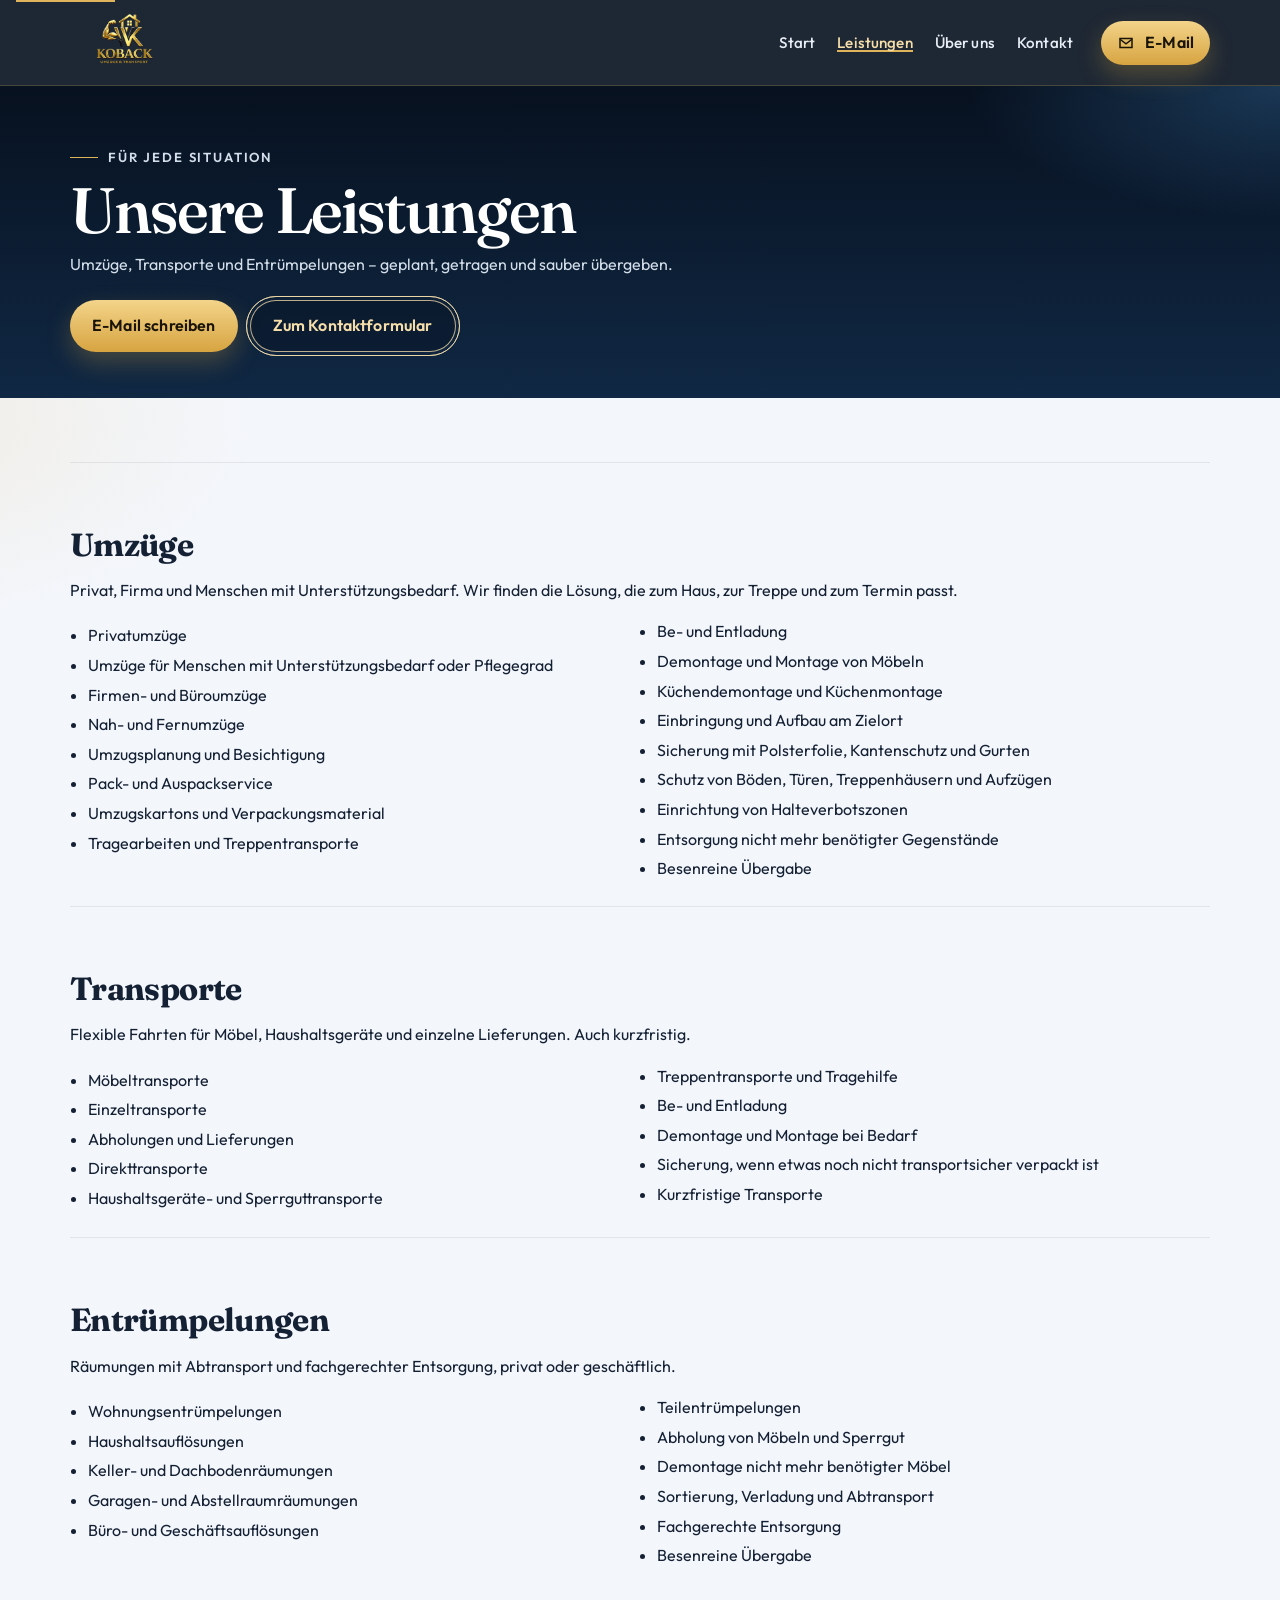
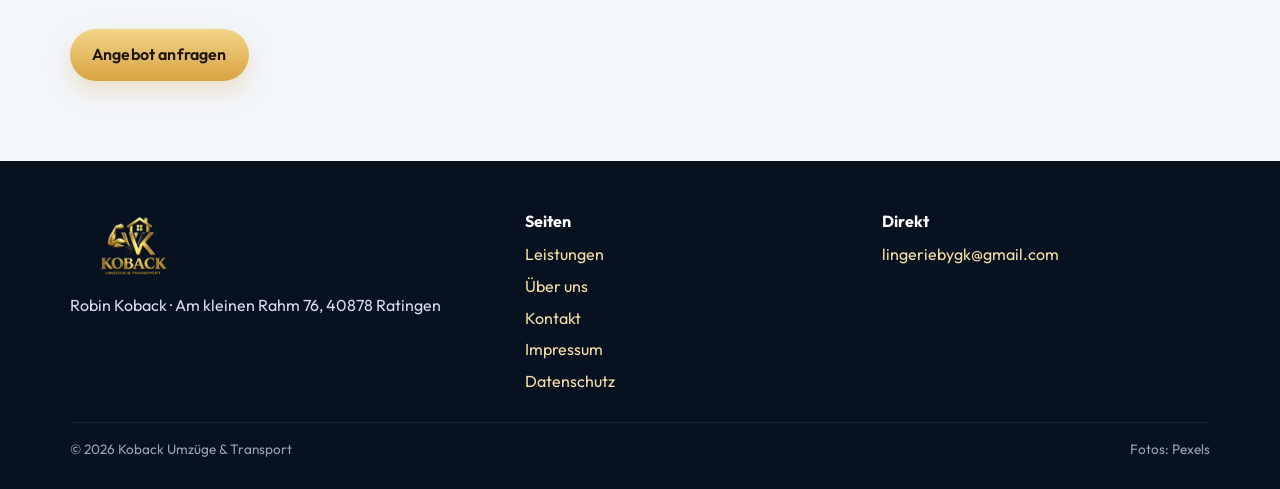
<file: leistungen.html>
<!DOCTYPE html>
<html lang="de">
<head>
  <meta charset="utf-8">
  <meta name="viewport" content="width=device-width, initial-scale=1, viewport-fit=cover">
  <title>Leistungen | Koback Umzüge & Transport</title>
  <meta name="description" content="Umzüge, Transporte und Entrümpelungen in Ratingen und Umgebung. Privat, Gewerbe und Menschen mit Pflegebedarf.">
  <link rel="icon" href="assets/logo.png">
  <link rel="preconnect" href="https://fonts.googleapis.com">
  <link rel="preconnect" href="https://fonts.gstatic.com" crossorigin>
  <link href="https://fonts.googleapis.com/css2?family=Fraunces:ital,opsz,wght@0,9..144,520;1,9..144,520&family=Outfit:wght@360;500;650;750&display=swap" rel="stylesheet">
  <link rel="stylesheet" href="css/style.css?v=5">
</head>
<body>
  <a class="skip" href="#main">Zum Inhalt</a>
  <header class="nav">
    <div class="nav-inner">
      <a class="logo" href="index.html"><img src="assets/logo.png" alt="Koback Umzüge & Transport"></a>
      <ul class="nav-menu" id="nav-menu">
        <li><a href="index.html">Start</a></li>
        <li><a class="is-active" href="leistungen.html">Leistungen</a></li>
        <li><a href="ueber-uns.html">Über uns</a></li>
        <li><a href="kontakt.html">Kontakt</a></li>
      </ul>
      <a class="btn btn-gold nav-call" href="mailto:lingeriebygk@gmail.com">
        <svg viewBox="0 0 24 24" fill="none" stroke="currentColor" stroke-width="2" aria-hidden="true"><path d="M4 6h16v12H4z"/><path d="M4 7l8 6 8-6"/></svg>
        E-Mail
      </a>
      <button class="nav-toggle" type="button" aria-expanded="false" aria-controls="nav-menu" aria-label="Menü"><span></span><span></span><span></span></button>
    </div>
  </header>
  <main id="main">
    <section class="page-hero">
      <div class="wrap">
        <p class="eyebrow">Für jede Situation</p>
        <h1>Unsere Leistungen</h1>
        <p>Umzüge, Transporte und Entrümpelungen – geplant, getragen und sauber übergeben.</p>
        <p style="margin-top:22px;display:flex;gap:12px;flex-wrap:wrap">
          <a class="btn btn-gold" href="mailto:lingeriebygk@gmail.com">E-Mail schreiben</a>
          <a class="btn btn-ghost btn-pulse" href="kontakt.html">Zum Kontaktformular</a>
        </p>
      </div>
    </section>
    <section class="prose">
      <div class="wrap">
        <article class="service-block" id="umzuege">
          <h2>Umzüge</h2>
          <p>Privat, Firma und Menschen mit Unterstützungsbedarf. Wir finden die Lösung, die zum Haus, zur Treppe und zum Termin passt.</p>
          <ul>
            <li>Privatumzüge</li>
            <li>Umzüge für Menschen mit Unterstützungsbedarf oder Pflegegrad</li>
            <li>Firmen- und Büroumzüge</li>
            <li>Nah- und Fernumzüge</li>
            <li>Umzugsplanung und Besichtigung</li>
            <li>Pack- und Auspackservice</li>
            <li>Umzugskartons und Verpackungsmaterial</li>
            <li>Tragearbeiten und Treppentransporte</li>
            <li>Be- und Entladung</li>
            <li>Demontage und Montage von Möbeln</li>
            <li>Küchendemontage und Küchenmontage</li>
            <li>Einbringung und Aufbau am Zielort</li>
            <li>Sicherung mit Polsterfolie, Kantenschutz und Gurten</li>
            <li>Schutz von Böden, Türen, Treppenhäusern und Aufzügen</li>
            <li>Einrichtung von Halteverbotszonen</li>
            <li>Entsorgung nicht mehr benötigter Gegenstände</li>
            <li>Besenreine Übergabe</li>
          </ul>
        </article>
        <article class="service-block" id="transporte">
          <h2>Transporte</h2>
          <p>Flexible Fahrten für Möbel, Haushaltsgeräte und einzelne Lieferungen. Auch kurzfristig.</p>
          <ul>
            <li>Möbeltransporte</li>
            <li>Einzeltransporte</li>
            <li>Abholungen und Lieferungen</li>
            <li>Direkttransporte</li>
            <li>Haushaltsgeräte- und Sperrguttransporte</li>
            <li>Treppentransporte und Tragehilfe</li>
            <li>Be- und Entladung</li>
            <li>Demontage und Montage bei Bedarf</li>
            <li>Sicherung, wenn etwas noch nicht transportsicher verpackt ist</li>
            <li>Kurzfristige Transporte</li>
          </ul>
        </article>
        <article class="service-block" id="entruempelungen">
          <h2>Entrümpelungen</h2>
          <p>Räumungen mit Abtransport und fachgerechter Entsorgung, privat oder geschäftlich.</p>
          <ul>
            <li>Wohnungsentrümpelungen</li>
            <li>Haushaltsauflösungen</li>
            <li>Keller- und Dachbodenräumungen</li>
            <li>Garagen- und Abstellraumräumungen</li>
            <li>Büro- und Geschäftsauflösungen</li>
            <li>Teilentrümpelungen</li>
            <li>Abholung von Möbeln und Sperrgut</li>
            <li>Demontage nicht mehr benötigter Möbel</li>
            <li>Sortierung, Verladung und Abtransport</li>
            <li>Fachgerechte Entsorgung</li>
            <li>Besenreine Übergabe</li>
          </ul>
        </article>
        <p style="margin-top:36px"><a class="btn btn-gold" href="kontakt.html">Angebot anfragen</a></p>
      </div>
    </section>
  </main>
  <footer class="footer">
    <div class="wrap footer-grid">
      <div>
        <a class="logo" href="index.html"><img src="assets/logo.png" alt="Koback Umzüge & Transport"></a>
        <p>Robin Koback · Am kleinen Rahm 76, 40878 Ratingen</p>
      </div>
      <div>
        <h3>Seiten</h3>
        <ul>
          <li><a href="leistungen.html">Leistungen</a></li>
          <li><a href="ueber-uns.html">Über uns</a></li>
          <li><a href="kontakt.html">Kontakt</a></li>
          <li><a href="impressum.html">Impressum</a></li>
          <li><a href="datenschutz.html">Datenschutz</a></li>
        </ul>
      </div>
      <div>
        <h3>Direkt</h3>
        <ul>
          <li><a href="mailto:lingeriebygk@gmail.com">lingeriebygk@gmail.com</a></li>
        </ul>
      </div>
    </div>
    <div class="wrap footer-bottom"><span>© 2026 Koback Umzüge & Transport</span><span>Fotos: Pexels</span></div>
  </footer>
  <script src="js/main.js?v=5"></script>
</body>
</html>
</file>
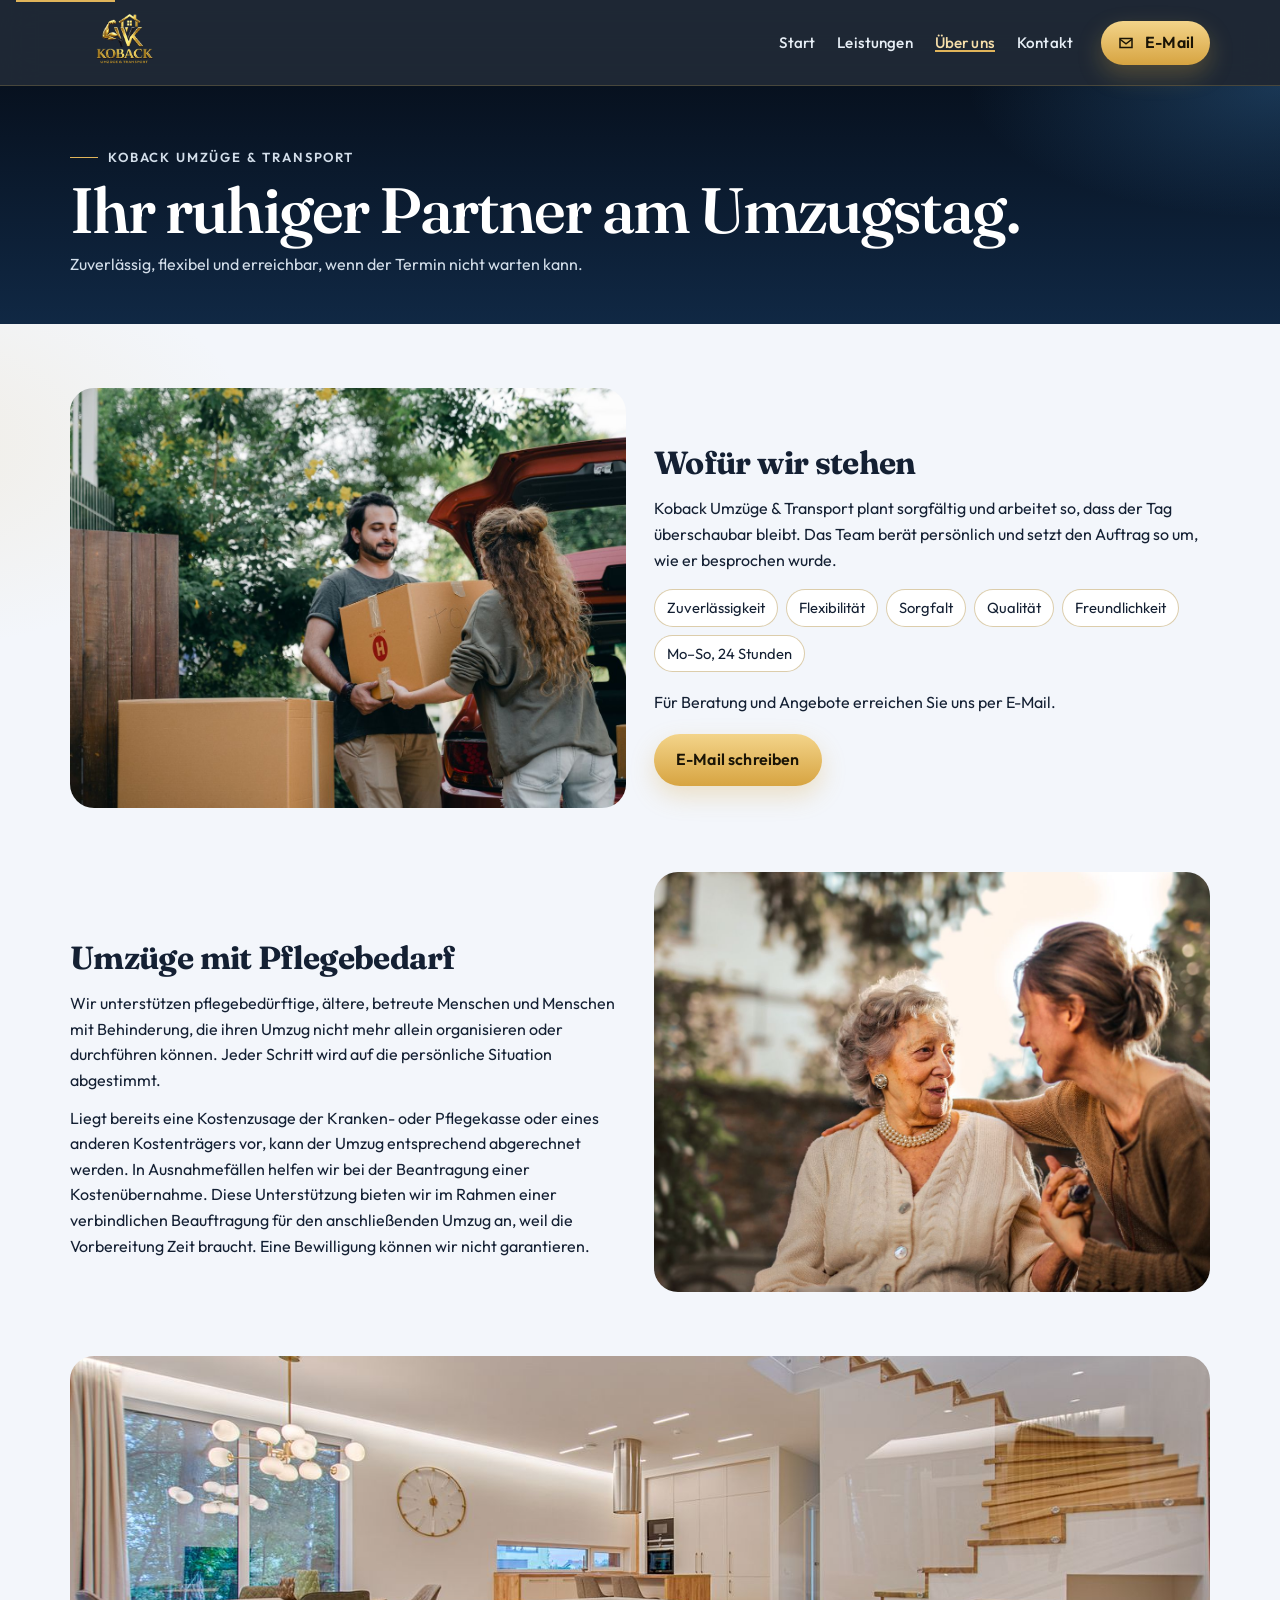
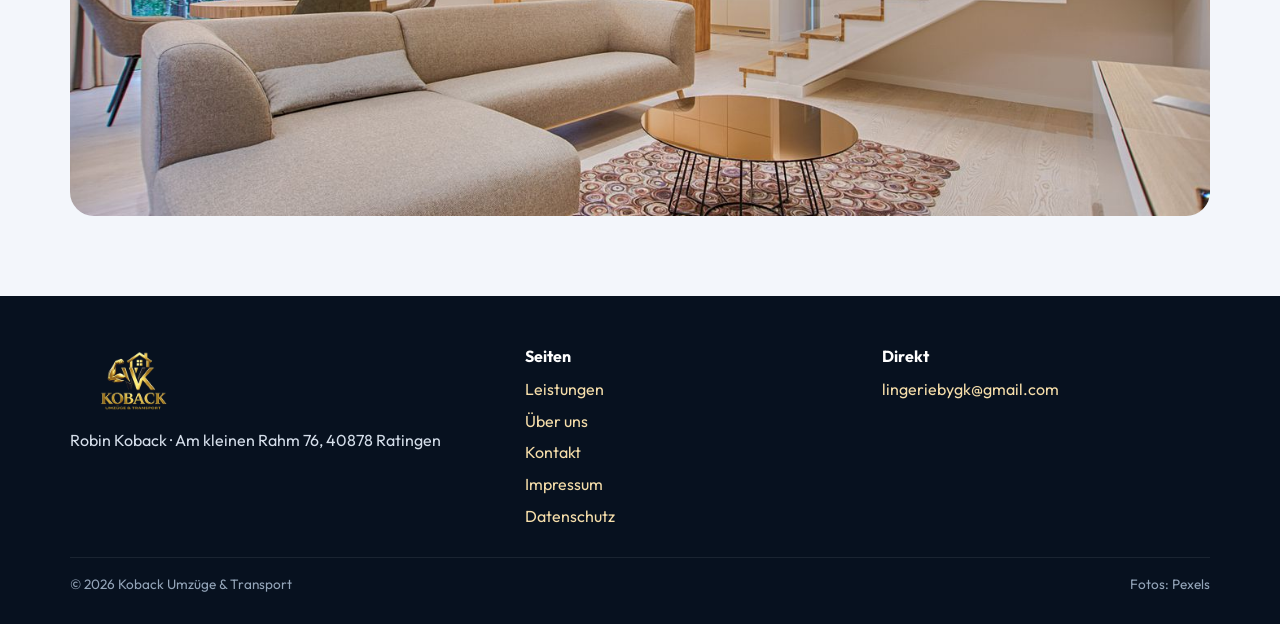
<file: ueber-uns.html>
<!DOCTYPE html>
<html lang="de">
<head>
  <meta charset="utf-8">
  <meta name="viewport" content="width=device-width, initial-scale=1, viewport-fit=cover">
  <title>Über uns | Koback Umzüge & Transport</title>
  <meta name="description" content="Koback Umzüge & Transport steht für Zuverlässigkeit, Flexibilität und sorgfältige Umzüge – auch für pflegebedürftige Menschen.">
  <link rel="icon" href="assets/logo.png">
  <link rel="preconnect" href="https://fonts.googleapis.com">
  <link rel="preconnect" href="https://fonts.gstatic.com" crossorigin>
  <link href="https://fonts.googleapis.com/css2?family=Fraunces:ital,opsz,wght@0,9..144,520;1,9..144,520&family=Outfit:wght@360;500;650;750&display=swap" rel="stylesheet">
  <link rel="stylesheet" href="css/style.css?v=5">
</head>
<body>
  <a class="skip" href="#main">Zum Inhalt</a>
  <header class="nav">
    <div class="nav-inner">
      <a class="logo" href="index.html"><img src="assets/logo.png" alt="Koback Umzüge & Transport"></a>
      <ul class="nav-menu" id="nav-menu">
        <li><a href="index.html">Start</a></li>
        <li><a href="leistungen.html">Leistungen</a></li>
        <li><a class="is-active" href="ueber-uns.html">Über uns</a></li>
        <li><a href="kontakt.html">Kontakt</a></li>
      </ul>
      <a class="btn btn-gold nav-call" href="mailto:lingeriebygk@gmail.com">
        <svg viewBox="0 0 24 24" fill="none" stroke="currentColor" stroke-width="2" aria-hidden="true"><path d="M4 6h16v12H4z"/><path d="M4 7l8 6 8-6"/></svg>
        E-Mail
      </a>
      <button class="nav-toggle" type="button" aria-expanded="false" aria-controls="nav-menu" aria-label="Menü"><span></span><span></span><span></span></button>
    </div>
  </header>
  <main id="main">
    <section class="page-hero">
      <div class="wrap">
        <p class="eyebrow">Koback Umzüge & Transport</p>
        <h1>Ihr ruhiger Partner am Umzugstag.</h1>
        <p>Zuverlässig, flexibel und erreichbar, wenn der Termin nicht warten kann.</p>
      </div>
    </section>
    <section class="prose">
      <div class="wrap split">
        <img src="assets/team.jpg" alt="Zwei Personen tragen einen Karton zum Auto">
        <div>
          <h2>Wofür wir stehen</h2>
          <p>Koback Umzüge & Transport plant sorgfältig und arbeitet so, dass der Tag überschaubar bleibt. Das Team berät persönlich und setzt den Auftrag so um, wie er besprochen wurde.</p>
          <div class="chips">
            <span>Zuverlässigkeit</span>
            <span>Flexibilität</span>
            <span>Sorgfalt</span>
            <span>Qualität</span>
            <span>Freundlichkeit</span>
            <span>Mo–So, 24 Stunden</span>
          </div>
          <p style="margin-top:18px">Für Beratung und Angebote erreichen Sie uns per E-Mail.</p>
          <p style="margin-top:18px"><a class="btn btn-gold" href="mailto:lingeriebygk@gmail.com">E-Mail schreiben</a></p>
        </div>
      </div>
      <div class="wrap split" style="margin-top:64px">
        <div>
          <h2>Umzüge mit Pflegebedarf</h2>
          <p>Wir unterstützen pflegebedürftige, ältere, betreute Menschen und Menschen mit Behinderung, die ihren Umzug nicht mehr allein organisieren oder durchführen können. Jeder Schritt wird auf die persönliche Situation abgestimmt.</p>
          <p style="margin-top:12px">Liegt bereits eine Kostenzusage der Kranken- oder Pflegekasse oder eines anderen Kostenträgers vor, kann der Umzug entsprechend abgerechnet werden. In Ausnahmefällen helfen wir bei der Beantragung einer Kostenübernahme. Diese Unterstützung bieten wir im Rahmen einer verbindlichen Beauftragung für den anschließenden Umzug an, weil die Vorbereitung Zeit braucht. Eine Bewilligung können wir nicht garantieren.</p>
        </div>
        <img src="assets/care2.jpg" alt="Ältere Frau im vertrauten Gespräch">
      </div>
      <div class="wrap" style="margin-top:64px">
        <img src="assets/room.jpg" alt="Helles Wohnzimmer nach einem Umzug" style="border-radius:24px;max-height:460px;width:100%;object-fit:cover">
      </div>
    </section>
  </main>
  <footer class="footer">
    <div class="wrap footer-grid">
      <div>
        <a class="logo" href="index.html"><img src="assets/logo.png" alt="Koback Umzüge & Transport"></a>
        <p>Robin Koback · Am kleinen Rahm 76, 40878 Ratingen</p>
      </div>
      <div>
        <h3>Seiten</h3>
        <ul>
          <li><a href="leistungen.html">Leistungen</a></li>
          <li><a href="ueber-uns.html">Über uns</a></li>
          <li><a href="kontakt.html">Kontakt</a></li>
          <li><a href="impressum.html">Impressum</a></li>
          <li><a href="datenschutz.html">Datenschutz</a></li>
        </ul>
      </div>
      <div>
        <h3>Direkt</h3>
        <ul>
          <li><a href="mailto:lingeriebygk@gmail.com">lingeriebygk@gmail.com</a></li>
        </ul>
      </div>
    </div>
    <div class="wrap footer-bottom"><span>© 2026 Koback Umzüge & Transport</span><span>Fotos: Pexels</span></div>
  </footer>
  <script src="js/main.js?v=5"></script>
</body>
</html>
</file>
<file: css/style.css>
:root {
  --navy: #07111f;
  --navy-2: #0c1c31;
  --navy-3: #132844;
  --blue: #1e4f86;
  --blue-bright: #3d7eb8;
  --gold: #e0b45a;
  --gold-2: #f6deaa;
  --gold-deep: #a8832e;
  --ink: #142033;
  --muted: #5d6d80;
  --paper: #f4efe6;
  --white: #fff;
  --line: rgba(224, 180, 90, 0.38);
  --wa: #1faa5a;
  --danger: #ffb4b4;
  --nav: 86px;
  --shadow: 0 24px 60px rgba(4, 10, 20, 0.28);
  --font: "Outfit", "Segoe UI", sans-serif;
  --display: "Fraunces", Georgia, serif;
}

* { box-sizing: border-box; }
html { scroll-behavior: smooth; overflow-x: clip; }
body {
  margin: 0;
  font-family: var(--font);
  color: var(--ink);
  background:
    radial-gradient(900px 420px at 100% -10%, rgba(61, 126, 184, 0.16), transparent 60%),
    radial-gradient(700px 380px at -10% 20%, rgba(224, 180, 90, 0.14), transparent 55%),
    #f3f6fb;
  line-height: 1.6;
}
img { max-width: 100%; display: block; }
a { color: inherit; }
button, input, select, textarea { font: inherit; }
h1, h2, h3, p { margin: 0; }

.skip {
  position: absolute;
  left: 16px;
  top: -40px;
  background: var(--gold);
  color: var(--navy);
  padding: 8px 12px;
  z-index: 100;
}
.skip:focus { top: 12px; }

.wrap {
  width: min(1140px, calc(100% - 40px));
  margin: 0 auto;
}

.nav {
  position: sticky;
  top: 0;
  z-index: 40;
  height: var(--nav);
  display: flex;
  align-items: center;
  background: rgba(7, 17, 31, 0.9);
  backdrop-filter: blur(16px);
  border-bottom: 1px solid rgba(224, 180, 90, 0.22);
}
.nav-inner {
  display: flex;
  align-items: center;
  gap: 28px;
  width: min(1140px, calc(100% - 40px));
  margin: 0 auto;
}
.logo img {
  height: 72px;
  width: auto;
  mix-blend-mode: lighten;
}
.nav-menu {
  display: flex;
  align-items: center;
  gap: 22px;
  margin: 0 0 0 auto;
  list-style: none;
  padding: 0;
}
.nav-menu a {
  text-decoration: none;
  color: #e7eef6;
  font-size: 0.95rem;
  font-weight: 500;
  letter-spacing: 0.01em;
}
.nav-menu a:hover,
.nav-menu a.is-active { color: var(--gold-2); }
.nav-menu a.is-active {
  box-shadow: inset 0 -2px 0 var(--gold);
}
.nav-toggle {
  display: none;
  margin-left: auto;
  width: 46px;
  height: 46px;
  border: 1px solid var(--line);
  background: transparent;
  border-radius: 12px;
  padding: 0;
  cursor: pointer;
}
.nav-toggle span {
  display: block;
  width: 18px;
  height: 2px;
  margin: 4px auto;
  background: var(--gold-2);
  transition: transform 0.2s ease, opacity 0.2s ease;
}
.nav-toggle[aria-expanded="true"] span:nth-child(1) { transform: translateY(6px) rotate(45deg); }
.nav-toggle[aria-expanded="true"] span:nth-child(2) { opacity: 0; }
.nav-toggle[aria-expanded="true"] span:nth-child(3) { transform: translateY(-6px) rotate(-45deg); }

.btn {
  display: inline-flex;
  align-items: center;
  justify-content: center;
  gap: 10px;
  min-height: 52px;
  padding: 0 22px;
  border-radius: 999px;
  text-decoration: none;
  border: 0;
  cursor: pointer;
  font-weight: 600;
  letter-spacing: 0.01em;
}
.btn svg { width: 18px; height: 18px; flex: none; }
.btn-gold {
  background: linear-gradient(180deg, #f3d48a, #d7a441);
  color: #1a1406;
  box-shadow: 0 10px 24px rgba(215, 164, 65, 0.28);
}
.btn-gold:hover { filter: brightness(1.05); transform: translateY(-1px); }
.btn-ghost {
  position: relative;
  color: var(--gold-2);
  background: rgba(7, 17, 31, 0.35);
  border: 1.5px solid rgba(246, 222, 170, 0.75);
}
.btn-ghost:hover { background: rgba(224, 180, 90, 0.12); }
.btn-line {
  color: var(--navy);
  background: transparent;
  border: 1.5px solid rgba(7, 17, 31, 0.2);
}
.btn-wa {
  background: var(--wa);
  color: white;
}
.btn-block { width: 100%; }
.nav .btn { min-height: 44px; padding: 0 16px; }
.nav-call { flex: none; }

.btn-pulse { animation: rise 0.7s ease 0.3s both; }
.btn-pulse::before,
.btn-pulse::after {
  content: "";
  position: absolute;
  inset: -5px;
  border-radius: inherit;
  border: 1.5px solid rgba(246, 222, 170, 0.8);
  animation: ring 2.1s ease-out infinite;
  pointer-events: none;
}
.btn-pulse::after { animation-delay: 1s; }
@keyframes ring {
  0% { transform: scale(1); opacity: 0.75; }
  100% { transform: scale(1.22); opacity: 0; }
}
@keyframes rise {
  from { opacity: 0; transform: translateY(10px); }
  to { opacity: 1; transform: none; }
}
.chev { animation: bob 1.4s ease-in-out infinite; }
@keyframes bob {
  0%, 100% { transform: translateY(0); }
  50% { transform: translateY(3px); }
}

.hero {
  position: relative;
  color: white;
  min-height: calc(100svh - var(--nav));
  display: flex;
  align-items: center;
  background: #07111f;
  overflow: hidden;
}
.hero-media {
  position: absolute;
  inset: 0;
  z-index: 0;
}
.hero-media video {
  width: 100%;
  height: 100%;
  object-fit: cover;
  object-position: center center;
  display: block;
}
.hero-media::after {
  content: "";
  position: absolute;
  inset: 0;
  background:
    linear-gradient(90deg, rgba(7, 17, 31, 0.9) 0%, rgba(7, 17, 31, 0.62) 46%, rgba(7, 17, 31, 0.38) 100%);
}
.hero-grid {
  position: relative;
  z-index: 1;
  display: grid;
  grid-template-columns: 1.15fr 0.85fr;
  gap: 40px;
  align-items: center;
  width: min(1140px, calc(100% - 40px));
  margin: 0 auto;
  padding: 56px 0 64px;
}
.eyebrow {
  display: inline-flex;
  align-items: center;
  gap: 10px;
  color: var(--gold-2);
  font-size: 0.82rem;
  font-weight: 600;
  letter-spacing: 0.14em;
  text-transform: uppercase;
}
.eyebrow::before {
  content: "";
  width: 28px;
  height: 1px;
  background: var(--gold);
}
.hero h1 {
  margin: 16px 0 18px;
  font-family: var(--display);
  font-weight: 560;
  font-size: clamp(3rem, 6.2vw, 5.5rem);
  line-height: 0.96;
  letter-spacing: -0.03em;
  text-shadow: 0 10px 30px rgba(0, 0, 0, 0.35);
}
.hero h1 span {
  color: var(--gold-2);
}
.lead {
  max-width: 560px;
  color: #d5deea;
  font-size: 1.08rem;
}
.hero-actions {
  display: flex;
  flex-wrap: wrap;
  gap: 14px;
  margin-top: 28px;
}
.hero-card {
  background: rgba(8, 18, 32, 0.62);
  border: 1px solid rgba(246, 222, 170, 0.42);
  border-radius: 24px;
  padding: 22px;
  backdrop-filter: blur(14px);
  box-shadow: var(--shadow);
}
.hero-card p { color: #c9d5e4; }
.hero-card .kicker {
  color: var(--gold);
  font-size: 0.78rem;
  letter-spacing: 0.16em;
  text-transform: uppercase;
  font-weight: 700;
}
.mail-link {
  display: block;
  margin: 8px 0 16px;
  color: white;
  text-decoration: none;
  font-weight: 600;
  font-size: clamp(1.05rem, 2.2vw, 1.45rem);
  letter-spacing: -0.02em;
  overflow-wrap: anywhere;
}
.phone-xl {
  display: block;
  margin: 8px 0 16px;
  color: white;
  text-decoration: none;
  font-family: var(--display);
  font-size: clamp(1.8rem, 3vw, 2.4rem);
  letter-spacing: -0.03em;
}
.hero-card .btn { width: 100%; }
.quick-row {
  display: grid;
  grid-template-columns: 1fr 1fr;
  gap: 10px;
  margin-top: 12px;
}
.quick-row a {
  display: flex;
  align-items: center;
  justify-content: center;
  gap: 8px;
  min-height: 44px;
  border-radius: 14px;
  text-decoration: none;
  color: var(--gold-2);
  border: 1px solid rgba(246, 222, 170, 0.28);
  font-size: 0.92rem;
}
.quick-row a:hover { background: rgba(255, 255, 255, 0.05); }

#kontakt { scroll-margin-top: 96px; }
.contact-band {
  background:
    radial-gradient(500px 240px at 100% 0%, rgba(61, 126, 184, 0.28), transparent 60%),
    var(--navy);
  color: white;
  padding: 72px 0;
}
.contact-grid {
  display: grid;
  grid-template-columns: 1.05fr 0.95fr;
  gap: 42px;
  align-items: start;
}
.section-title {
  font-family: var(--display);
  font-weight: 560;
  letter-spacing: -0.03em;
  font-size: clamp(2rem, 4vw, 3.3rem);
  line-height: 1.05;
}
.contact-band .section-title { margin: 10px 0 12px; }
.contact-copy { color: #c5d2e2; max-width: 460px; }
.contact-list {
  list-style: none;
  padding: 0;
  margin: 22px 0 0;
  display: grid;
  gap: 12px;
}
.contact-list li {
  display: flex;
  gap: 12px;
  align-items: flex-start;
  color: #eef3f8;
}
.contact-list a {
  display: block;
  text-decoration: none;
  color: #eef3f8;
}
.contact-list svg {
  width: 20px;
  height: 20px;
  margin-top: 2px;
  color: var(--gold);
  flex: none;
}
.contact-list small { display: block; color: #9fb0c4; }

.form-card {
  background: #10243d;
  border: 1px solid rgba(224, 180, 90, 0.32);
  border-radius: 24px;
  padding: 22px;
  box-shadow: var(--shadow);
}
.form-grid {
  display: grid;
  grid-template-columns: 1fr 1fr;
  gap: 14px 14px;
}
.field { display: flex; flex-direction: column; gap: 6px; }
.span-2 { grid-column: 1 / -1; }
label { font-size: 0.86rem; color: var(--gold-2); font-weight: 600; }
input, select, textarea {
  width: 100%;
  border: 1px solid rgba(255, 255, 255, 0.12);
  background: #0b1a2e;
  color: white;
  color-scheme: dark;
  border-radius: 12px;
  padding: 12px 14px;
  outline: none;
}
textarea { min-height: 120px; resize: vertical; }
input:focus, select:focus, textarea:focus {
  border-color: var(--gold);
  box-shadow: 0 0 0 3px rgba(224, 180, 90, 0.2);
}
.consent {
  display: flex;
  gap: 10px;
  align-items: flex-start;
  color: #d5deea;
  font-size: 0.88rem;
}
.consent input { width: 18px; height: 18px; margin-top: 3px; accent-color: var(--gold-deep); }
.consent a { color: var(--gold-2); }
.form-error { color: var(--danger); font-size: 0.9rem; min-height: 1.2em; }
.form-success {
  display: none;
  padding: 28px 8px;
  text-align: center;
}
.form-success.is-on { display: block; }
.form-success h3 {
  font-family: var(--display);
  font-size: 2rem;
  margin-bottom: 8px;
}
.hp {
  position: absolute;
  left: -9999px;
  opacity: 0;
  height: 0;
}

.map-frame {
  margin-top: 18px;
  border-radius: 18px;
  overflow: hidden;
  min-height: 180px;
  background:
    linear-gradient(160deg, rgba(7, 17, 31, 0.2), rgba(7, 17, 31, 0.55)),
    url("../assets/room.jpg") center / cover;
  border: 1px solid rgba(224, 180, 90, 0.25);
  display: grid;
  place-items: center;
}
.map-frame iframe { width: 100%; height: 220px; border: 0; }
.map-load {
  background: rgba(7, 17, 31, 0.82);
  color: white;
  border: 1px solid var(--line);
  border-radius: 999px;
  min-height: 46px;
  padding: 0 18px;
  cursor: pointer;
}

.trust {
  background: transparent;
  padding: 0 0 8px;
  margin-top: -36px;
  position: relative;
  z-index: 2;
}
.trust-grid {
  display: grid;
  grid-template-columns: repeat(4, 1fr);
  gap: 18px;
  background: rgba(255, 255, 255, 0.92);
  border: 1px solid rgba(30, 79, 134, 0.08);
  border-radius: 24px;
  padding: 22px 26px;
  box-shadow: 0 18px 50px rgba(12, 28, 49, 0.08);
  backdrop-filter: blur(10px);
}
.trust article {
  padding: 8px 8px 8px 0;
}
.trust strong {
  display: block;
  font-family: var(--display);
  font-size: 1.55rem;
  font-weight: 560;
  color: var(--navy);
  letter-spacing: -0.03em;
}
.trust span { color: var(--muted); font-size: 0.95rem; }
.trust article + article { border-left: 1px solid rgba(168, 131, 46, 0.35); padding-left: 18px; }

.section { padding: 84px 0; }
.section-head {
  display: flex;
  justify-content: space-between;
  gap: 24px;
  align-items: end;
  margin-bottom: 28px;
}
.section-head p { max-width: 420px; color: var(--muted); }
.cards {
  display: grid;
  grid-template-columns: repeat(3, 1fr);
  gap: 18px;
}
.card {
  background: white;
  border-radius: 22px;
  overflow: hidden;
  border: 1px solid rgba(18, 49, 84, 0.06);
  box-shadow: 0 16px 40px rgba(20, 32, 51, 0.06);
  display: flex;
  flex-direction: column;
  transition: transform 0.25s ease, box-shadow 0.25s ease;
}
.card:hover {
  transform: translateY(-6px);
  box-shadow: 0 28px 50px rgba(18, 49, 84, 0.14);
}
.card img { height: 210px; width: 100%; object-fit: cover; }
.card div { padding: 20px 20px 22px; display: flex; flex-direction: column; gap: 8px; flex: 1; }
.card h3 { font-size: 1.35rem; letter-spacing: -0.02em; }
.card p { color: var(--muted); flex: 1; }
.card a { color: var(--blue); font-weight: 600; text-decoration: none; }
.card a:hover { color: var(--gold-deep); }

.why { background: white; }
.why-grid {
  display: grid;
  grid-template-columns: repeat(4, 1fr);
  gap: 16px;
}
.why article {
  background: linear-gradient(180deg, #ffffff, #f4f7fb);
  border-radius: 20px;
  padding: 22px;
  border: 1px solid rgba(30, 79, 134, 0.08);
  box-shadow: inset 0 3px 0 var(--gold);
}
.why h3 { margin: 10px 0 6px; font-size: 1.15rem; }
.why p { color: var(--muted); }
.icon-bubble {
  width: 42px;
  height: 42px;
  border-radius: 14px;
  display: grid;
  place-items: center;
  background: #123154;
  color: var(--gold-2);
}
.icon-bubble svg { width: 20px; height: 20px; }

.care {
  display: grid;
  grid-template-columns: 0.9fr 1.1fr;
  min-height: 520px;
  background: var(--navy-2);
  color: white;
}
.care img { width: 100%; height: 100%; object-fit: cover; min-height: 320px; }
.care-copy { padding: 64px 56px; }
.care-copy .section-title { margin: 12px 0 14px; }
.care-copy p { color: #d0dbeb; }
.care-copy ul { margin: 16px 0 0; padding: 0; list-style: none; display: grid; gap: 8px; }
.care-copy li { padding-left: 18px; position: relative; }
.care-copy li::before {
  content: "";
  width: 7px;
  height: 7px;
  border-radius: 50%;
  background: var(--gold);
  position: absolute;
  left: 0;
  top: 0.55em;
}

.band {
  background:
    linear-gradient(100deg, rgba(7, 17, 31, 0.82), rgba(30, 79, 134, 0.72)),
    url("../assets/van-load.jpg") center / cover;
  color: white;
  padding: 64px 0;
}
.band-inner {
  display: flex;
  justify-content: space-between;
  gap: 24px;
  align-items: center;
}
.band h2 { font-family: var(--display); font-size: clamp(2rem, 4vw, 3rem); font-weight: 560; letter-spacing: -0.03em; }
.band p { color: #e4ebf3; margin-top: 8px; }

.studio {
  background:
    radial-gradient(520px 220px at 0% 0%, rgba(61, 126, 184, 0.35), transparent 55%),
    #07111f;
  color: white;
  padding: 72px 0 0;
}
.studio .section-title { margin: 8px 0 10px; }
.studio-lead { max-width: 520px; color: #c5d2e2; margin-bottom: 28px; }
.studio-map {
  position: relative;
  border-radius: 28px 28px 0 0;
  overflow: hidden;
  border: 1px solid rgba(224, 180, 90, 0.28);
  border-bottom: 0;
  background: #10243d;
}
.studio-map iframe {
  width: 100%;
  height: 520px;
  border: 0;
  display: block;
}
.pin-card {
  position: absolute;
  left: 22px;
  bottom: 22px;
  width: min(320px, calc(100% - 44px));
  padding: 20px;
  border-radius: 22px;
  background: rgba(7, 17, 31, 0.88);
  border: 1px solid rgba(246, 222, 170, 0.45);
  backdrop-filter: blur(14px);
  box-shadow: var(--shadow);
}
.pin-card .kicker {
  color: var(--gold);
  font-size: 0.75rem;
  letter-spacing: 0.16em;
  text-transform: uppercase;
  font-weight: 700;
}
.pin-card strong {
  display: block;
  margin: 6px 0 8px;
  font-size: 1.15rem;
}
.pin-card p { color: #d5deea; margin-bottom: 14px; }
.pin-card .btn { width: 100%; }

.page-hero {
  background:
    radial-gradient(520px 220px at 100% 0%, rgba(61, 126, 184, 0.35), transparent 60%),
    linear-gradient(180deg, #07111f 0%, #102844 100%);
  color: white;
  padding: 54px 0 46px;
}
.page-hero h1 {
  font-family: var(--display);
  font-weight: 560;
  font-size: clamp(2.6rem, 5vw, 4.4rem);
  letter-spacing: -0.03em;
  line-height: 1;
  margin: 10px 0;
}
.page-hero p { max-width: 640px; color: #d3deea; }

.prose { padding: 64px 0 80px; }
.prose h2 {
  font-family: var(--display);
  font-size: 2rem;
  margin: 28px 0 8px;
  letter-spacing: -0.02em;
}
.split {
  display: grid;
  grid-template-columns: 1fr 1fr;
  gap: 28px;
  align-items: center;
}
.split img { border-radius: 24px; height: 420px; width: 100%; object-fit: cover; }
.chips { display: flex; flex-wrap: wrap; gap: 8px; margin-top: 16px; }
.chips span {
  border: 1px solid rgba(168, 131, 46, 0.4);
  background: white;
  border-radius: 999px;
  padding: 6px 12px;
  font-size: 0.92rem;
}
.service-block { padding: 28px 0 8px; border-top: 1px solid rgba(20, 32, 51, 0.08); }
.service-block ul { columns: 2; padding-left: 18px; }
.service-block li { break-inside: avoid; margin: 4px 0; }
.legal p { margin: 8px 0; color: #314256; }
.note {
  background: white;
  border-left: 3px solid var(--gold);
  padding: 12px 14px;
  border-radius: 8px;
  color: var(--muted);
}

.footer {
  background: var(--navy);
  color: #d5deea;
  padding: 48px 0 28px;
}
.footer-grid {
  display: grid;
  grid-template-columns: 1.3fr 1fr 1fr;
  gap: 28px;
}
.footer .logo img { height: 84px; }
.footer a { color: var(--gold-2); text-decoration: none; }
.footer h3 { color: white; margin-bottom: 8px; font-size: 1rem; }
.footer ul { list-style: none; padding: 0; margin: 0; display: grid; gap: 6px; }
.footer-bottom {
  margin-top: 28px;
  padding-top: 16px;
  border-top: 1px solid rgba(255, 255, 255, 0.08);
  display: flex;
  justify-content: space-between;
  gap: 12px;
  font-size: 0.85rem;
  color: #93a4b8;
}

.fab {
  position: fixed;
  right: 18px;
  bottom: calc(18px + env(safe-area-inset-bottom));
  z-index: 45;
  transition: opacity 0.25s ease, transform 0.25s ease;
}
.fab.is-hidden {
  opacity: 0 !important;
  visibility: hidden !important;
  pointer-events: none !important;
  animation: none !important;
  transform: translateY(12px);
}
.fab {
  display: inline-flex;
  align-items: center;
  gap: 10px;
  min-height: 58px;
  padding: 0 18px 0 14px;
  border-radius: 999px;
  text-decoration: none;
  background: linear-gradient(180deg, #f3d48a, #d7a441);
  color: #1a1406;
  font-weight: 700;
  box-shadow: 0 12px 30px rgba(0, 0, 0, 0.28), 0 0 0 0 rgba(224, 180, 90, 0.6);
  animation: fabpulse 2s ease-out infinite;
}
.fab svg { width: 22px; height: 22px; }
.fab .only-wa { display: none; }
.fab.is-wa {
  background: var(--wa);
  color: white;
  animation-name: fabpulse-wa;
}
.fab.is-wa .only-call { display: none; }
.fab.is-wa .only-wa { display: inline-flex; }
@keyframes fabpulse {
  0% { box-shadow: 0 12px 30px rgba(0, 0, 0, 0.28), 0 0 0 0 rgba(224, 180, 90, 0.55); }
  100% { box-shadow: 0 12px 30px rgba(0, 0, 0, 0.28), 0 0 0 16px rgba(224, 180, 90, 0); }
}
@keyframes fabpulse-wa {
  0% { box-shadow: 0 12px 30px rgba(0, 0, 0, 0.28), 0 0 0 0 rgba(31, 170, 90, 0.55); }
  100% { box-shadow: 0 12px 30px rgba(0, 0, 0, 0.28), 0 0 0 16px rgba(31, 170, 90, 0); }
}

:focus-visible {
  outline: 3px solid var(--blue-bright);
  outline-offset: 2px;
}

@media (max-width: 980px) {
  .hero-grid, .contact-grid, .cards, .why-grid, .care, .split, .footer-grid, .trust-grid {
    grid-template-columns: 1fr;
  }
  .trust article + article { border-left: 0; padding-left: 0; border-top: 1px solid rgba(168, 131, 46, 0.35); padding-top: 12px; }
  .hero-grid { min-height: 0; padding: 48px 0 56px; }
  .hero-media::after {
    background: linear-gradient(180deg, rgba(7, 17, 31, 0.55) 0%, rgba(7, 17, 31, 0.78) 55%, rgba(7, 17, 31, 0.9) 100%);
  }
  .care-copy { padding: 36px 22px 48px; }
  .section-head, .band-inner, .footer-bottom { flex-direction: column; align-items: flex-start; }
  .service-block ul { columns: 1; }
  .nav-inner { gap: 10px; width: min(1140px, calc(100% - 28px)); }
  .nav-toggle { display: inline-block; margin-left: 0; flex: none; }
  .nav-call { margin-left: auto; flex: none; }
  .nav-shell {
    position: fixed;
    inset: 0;
    z-index: 55;
    overflow: hidden;
    pointer-events: none;
  }
  .nav-menu {
    display: flex;
    position: absolute;
    top: var(--nav);
    right: 0;
    left: auto;
    z-index: 50;
    width: min(300px, 86vw);
    height: calc(100% - var(--nav));
    margin: 0;
    padding: 12px 0 24px;
    flex-direction: column;
    align-items: stretch;
    gap: 0;
    background: #07111f;
    border-left: 1px solid var(--line);
    box-shadow: -16px 0 40px rgba(0, 0, 0, 0.35);
    transform: translateX(105%);
    visibility: hidden;
    pointer-events: none;
  }
  .nav-menu.is-open {
    transform: translateX(0);
    visibility: visible;
    pointer-events: auto;
  }
  .nav-menu a {
    display: flex;
    align-items: center;
    min-height: 52px;
    padding: 0 22px;
    border-bottom: 1px solid rgba(224, 180, 90, 0.16);
  }
  .nav-menu a.is-active { box-shadow: none; background: rgba(224, 180, 90, 0.1); }
  body.nav-open { overflow: hidden; }
  body.nav-open::before {
    content: "";
    position: fixed;
    inset: 0;
    background: rgba(4, 10, 20, 0.55);
    z-index: 30;
  }
  .nav { position: sticky; }
  .nav-inner { position: static; }
}

@media (max-width: 640px) {
  :root { --nav: 72px; }
  .logo img { height: 52px; }
  .nav { height: var(--nav); }
  .nav .btn { min-height: 40px; padding: 0 12px; font-size: 0.92rem; }
  .nav-toggle { width: 42px; height: 42px; }
  .hero { min-height: 0; align-items: flex-start; }
  .hero-grid { padding: 28px 0 36px; gap: 18px; }
  .hero h1 { font-size: 2.35rem; margin: 12px 0 12px; }
  .eyebrow { font-size: 0.72rem; letter-spacing: 0.08em; }
  .lead { font-size: 1rem; }
  .hero-actions { flex-direction: column; align-items: stretch; margin-top: 20px; }
  .hero-actions .btn { width: 100%; }
  .phone-xl { font-size: 1.65rem; }
  .section { padding: 52px 0; }
  .section-title, .page-hero h1 { font-size: 2.15rem; }
  .trust { margin-top: 0; }
  .trust-grid { padding: 18px 16px; }
  .trust strong { font-size: 1.35rem; }
  .form-card { padding: 16px; }
  input, select, textarea { font-size: 16px; }
  .form-grid, .quick-row { grid-template-columns: 1fr; }
  .footer .logo img { height: 64px; }
  .studio { padding-top: 48px; }
  .studio-map { border-radius: 20px 20px 0 0; }
  .studio-map iframe { height: 280px; }
  .pin-card { position: static; width: auto; border-radius: 0; border-left: 0; border-right: 0; }
  .care-copy { padding: 28px 18px 36px; }
  .fab span.label { position: absolute; width: 1px; height: 1px; overflow: hidden; clip: rect(0 0 0 0); }
  .fab { padding: 0; width: 58px; height: 58px; justify-content: center; }
}

@media (prefers-reduced-motion: reduce) {
  html { scroll-behavior: auto; }
  .btn-pulse, .btn-pulse::before, .btn-pulse::after, .fab, .chev { animation: none; }
}
</file>
